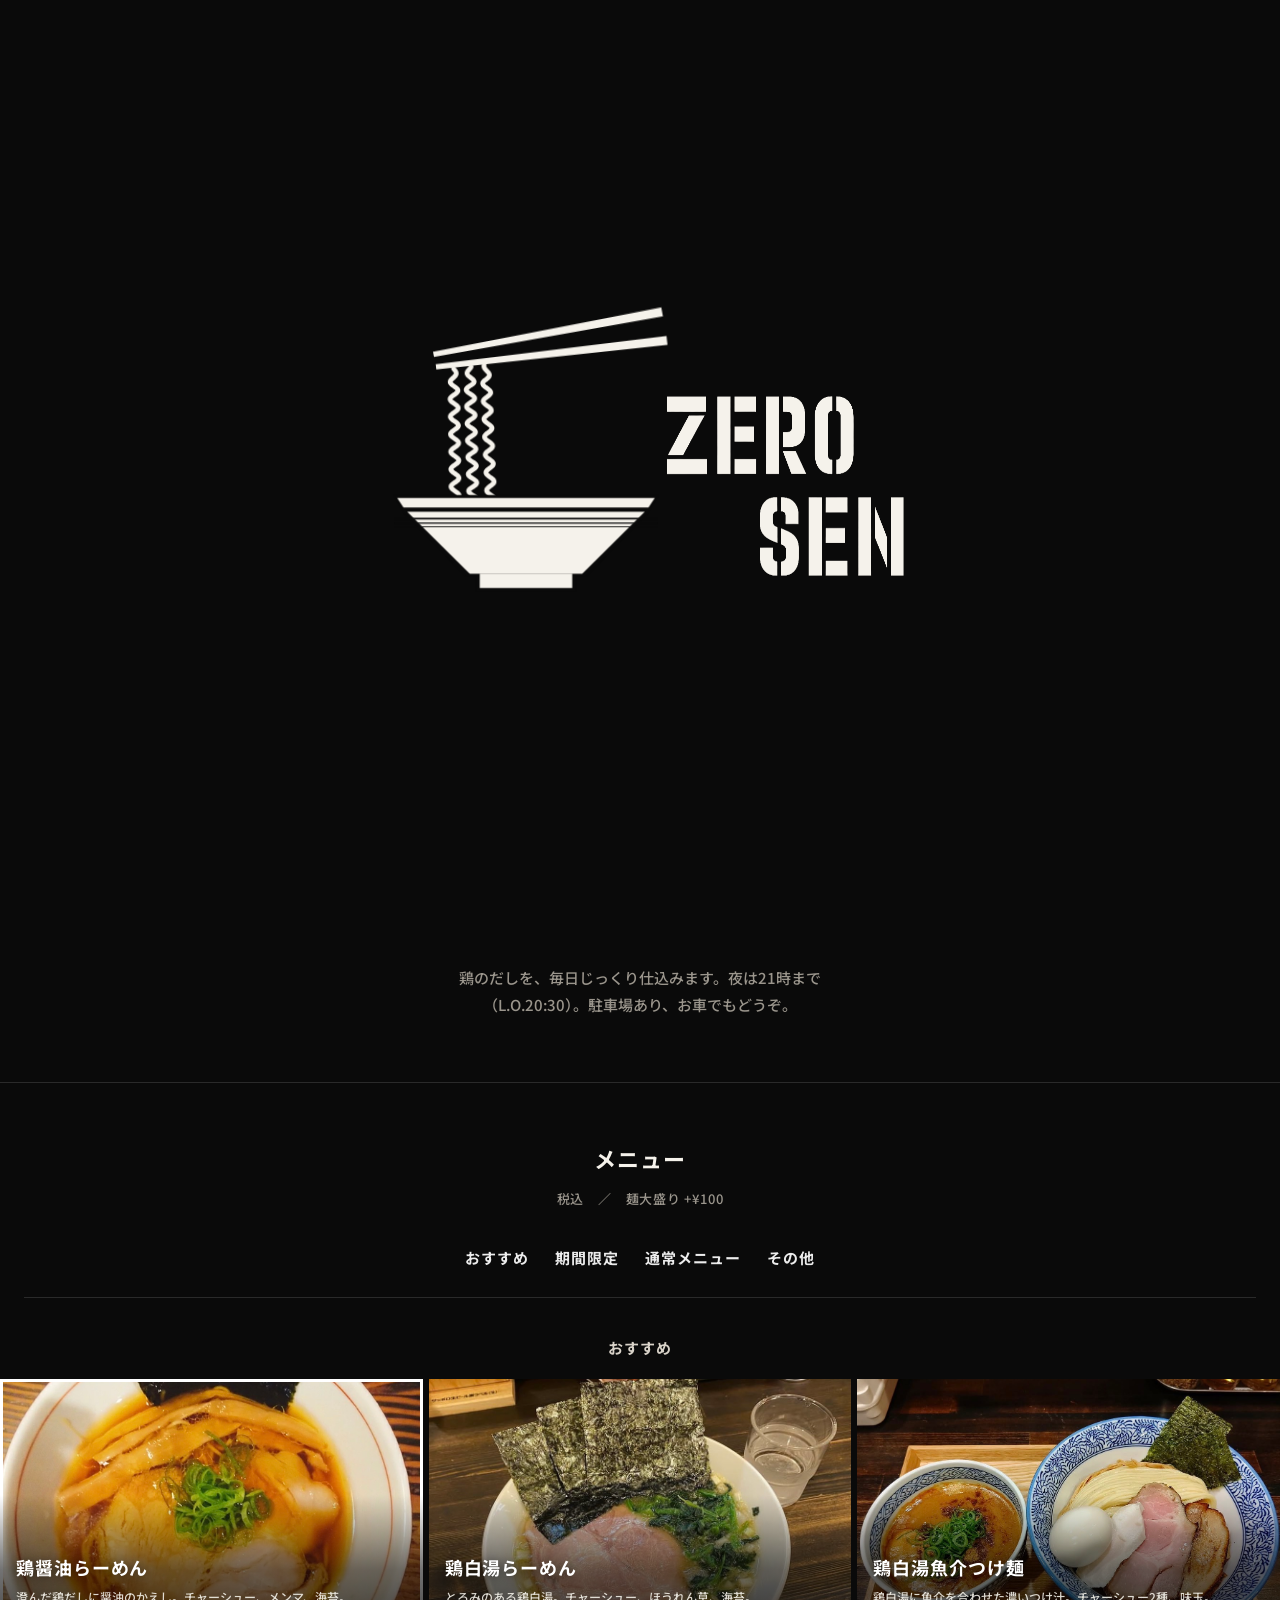
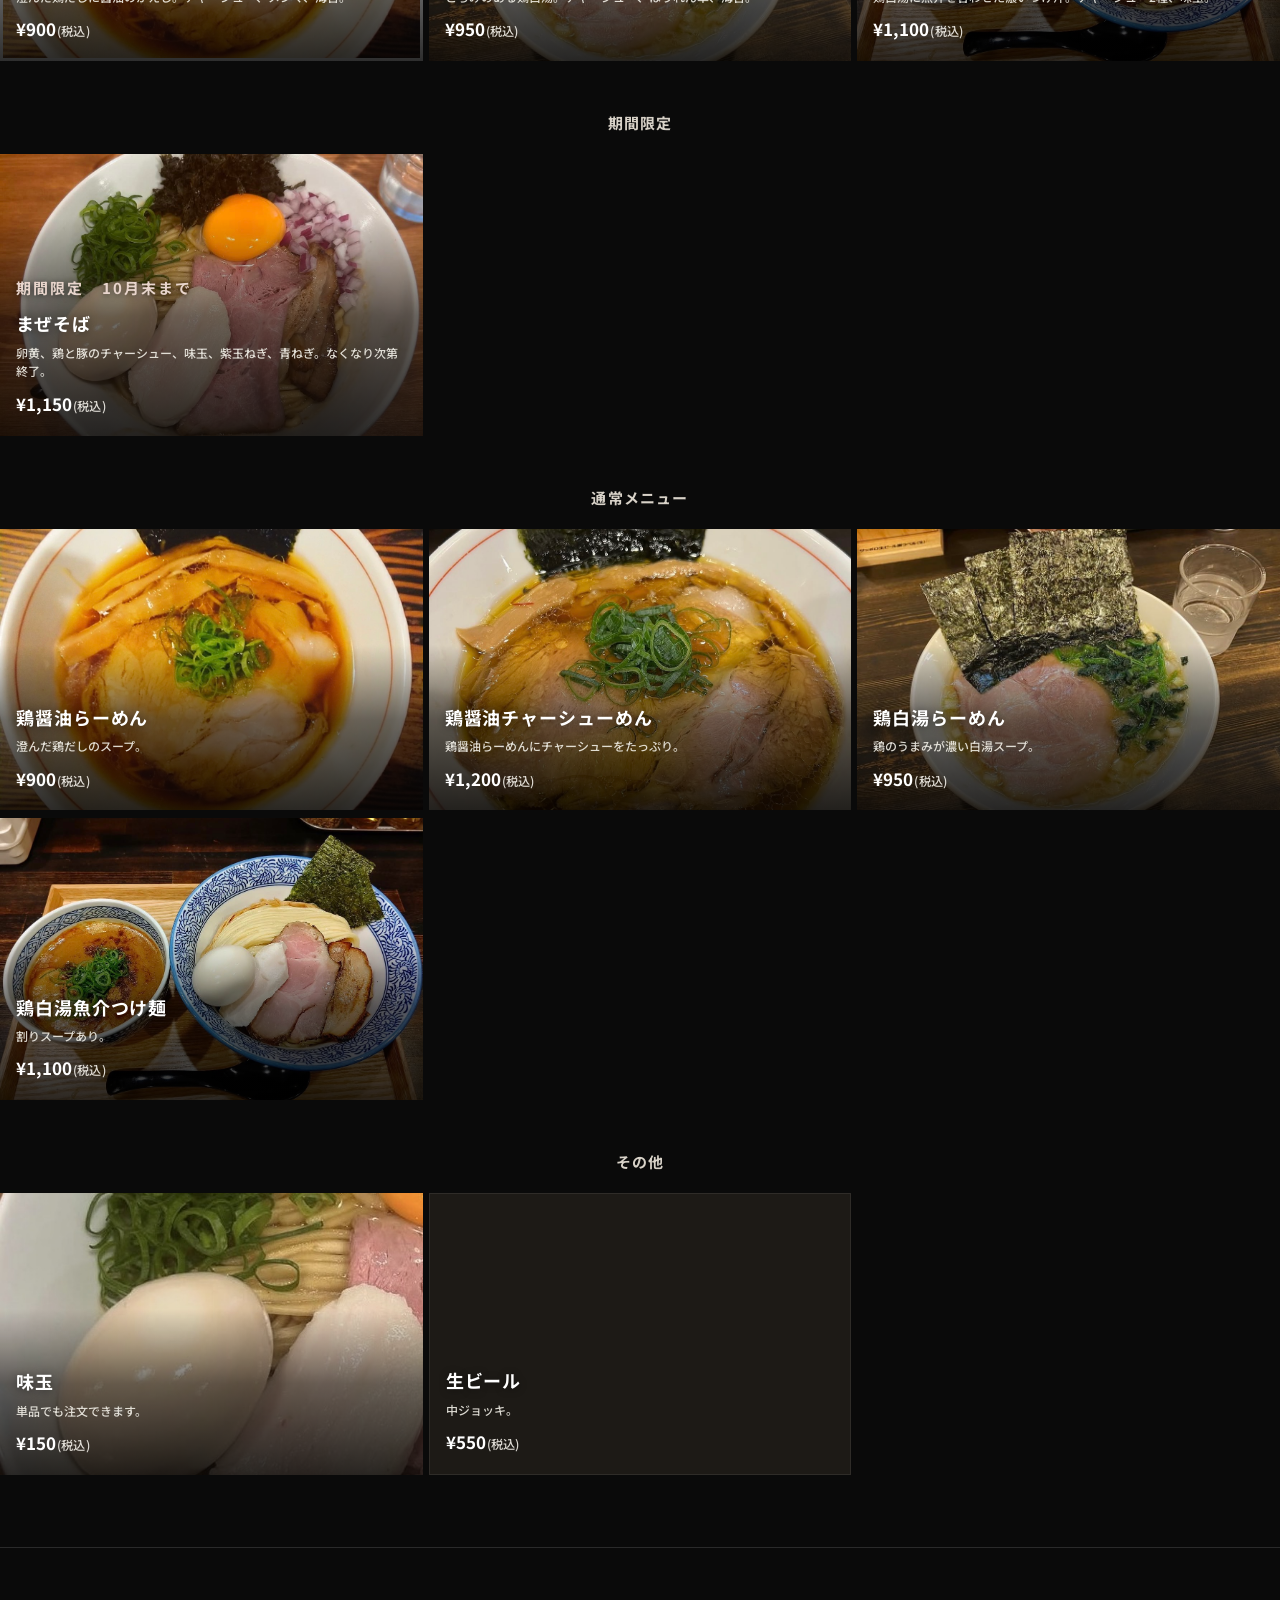
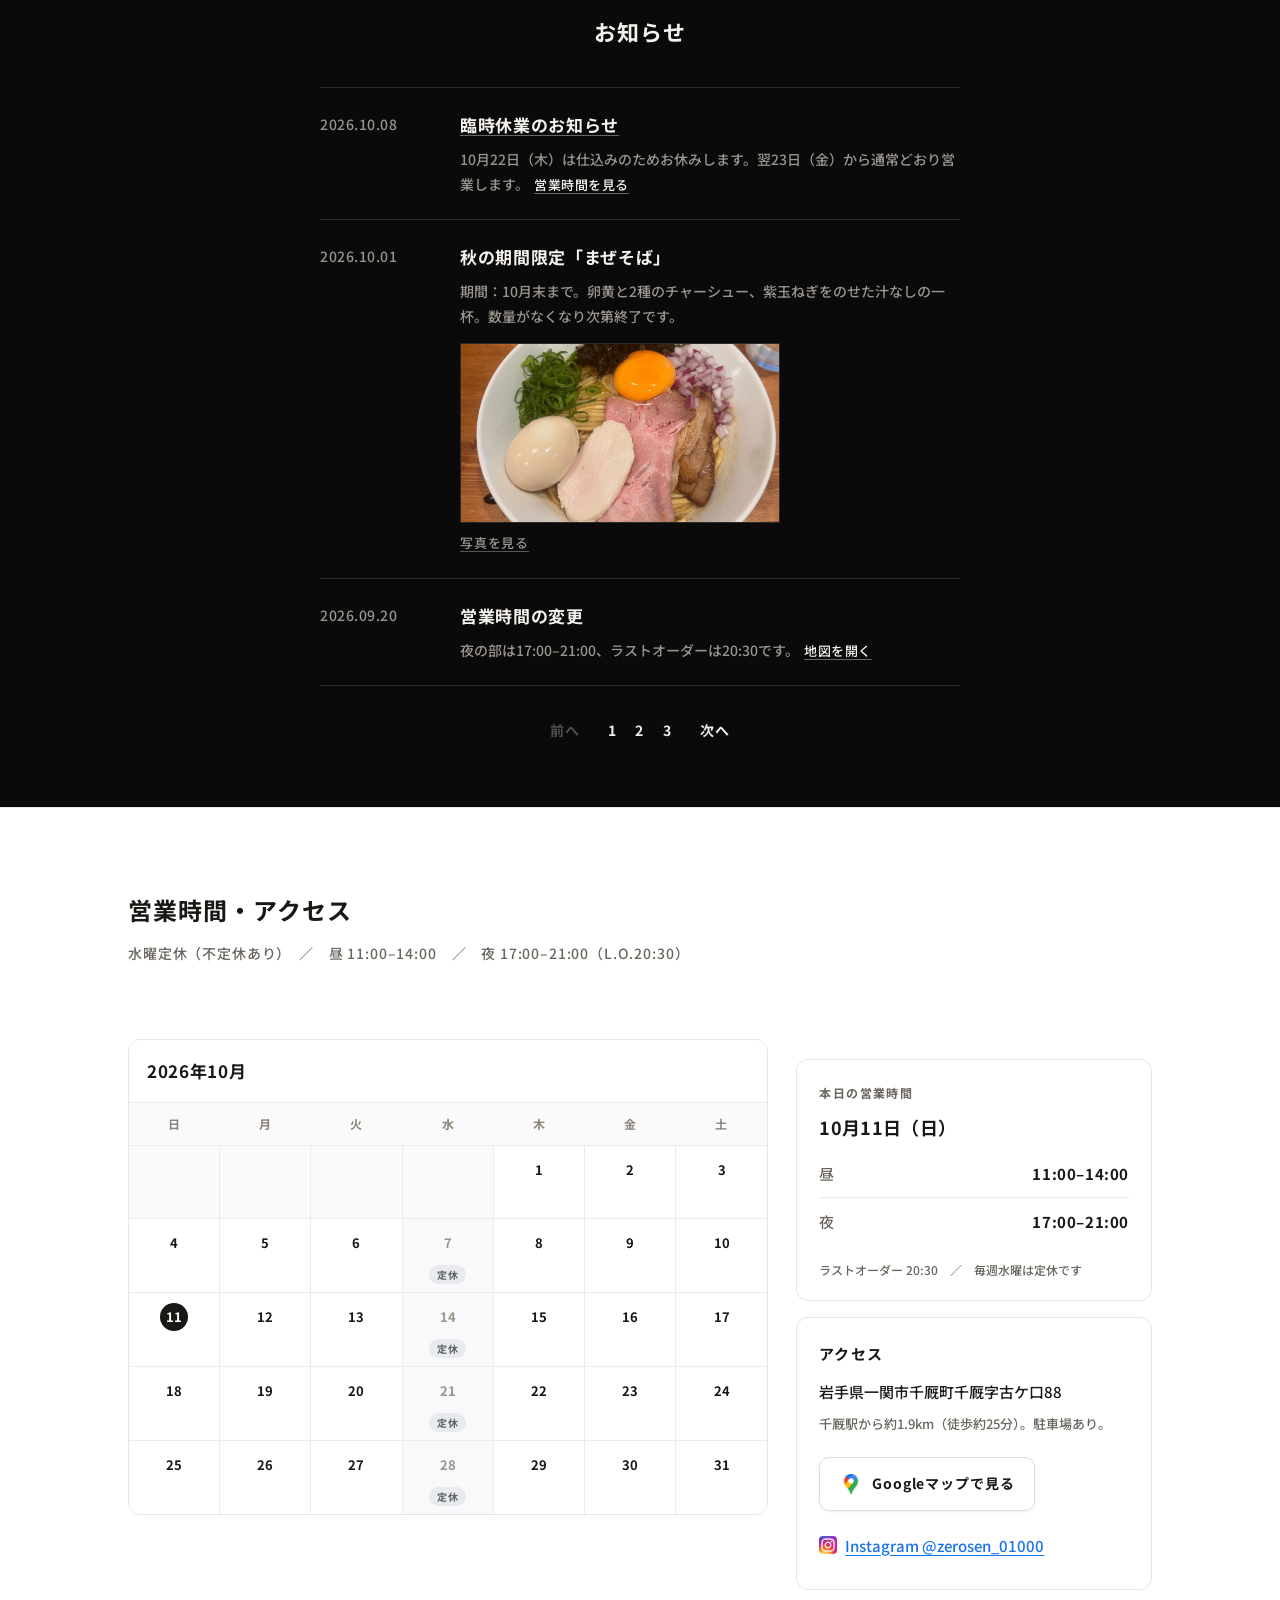
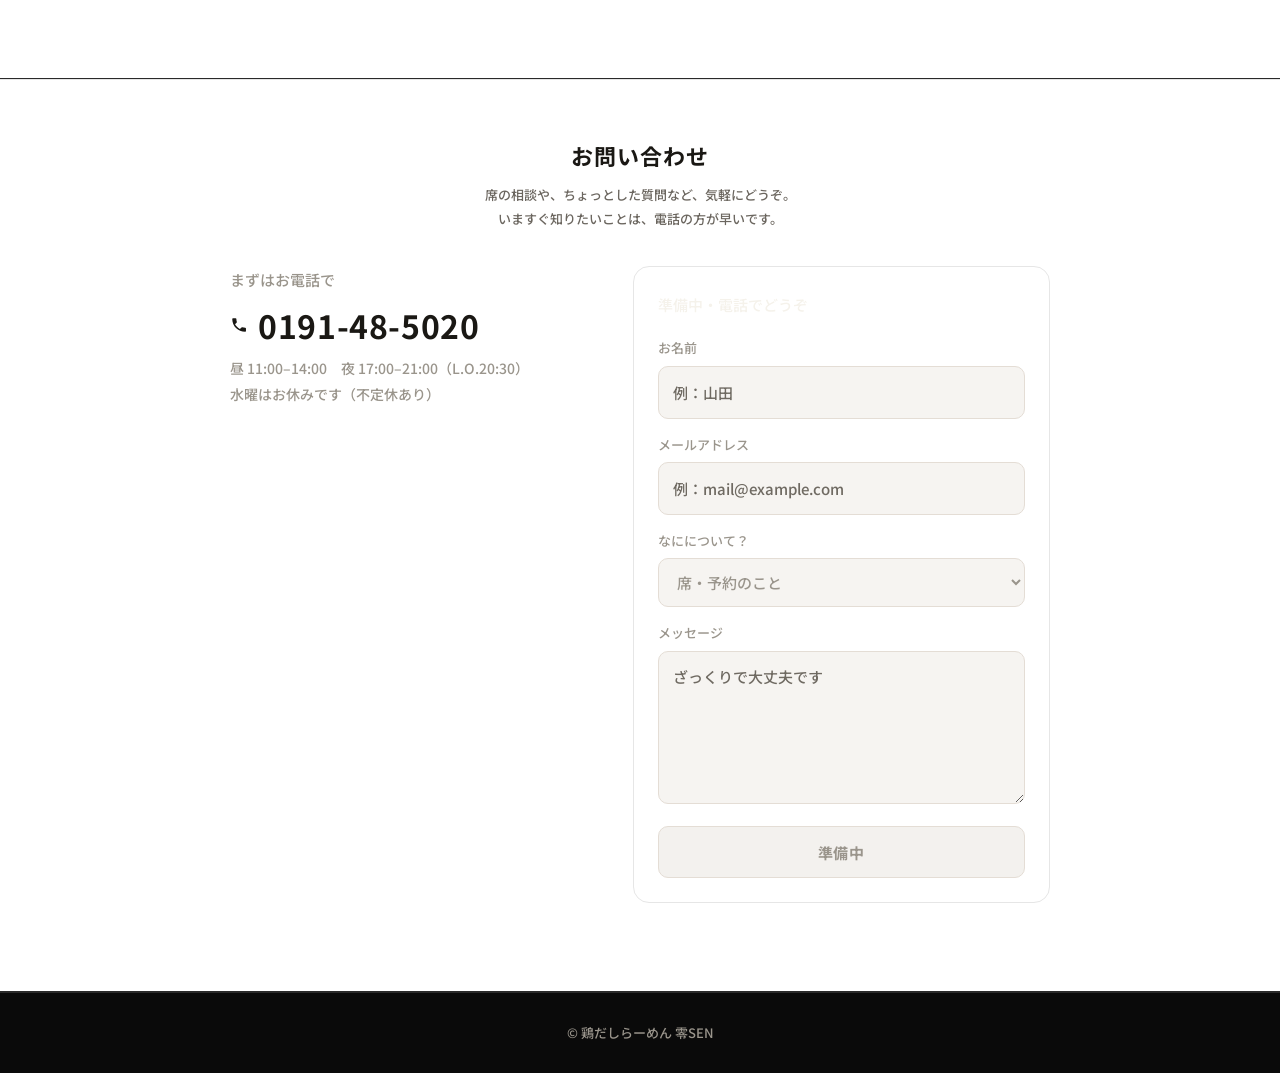
<file: index.html>
<!doctype html>
<html lang="ja" class="zs-loading">
<head>
<meta charset="utf-8">
<meta name="viewport" content="width=device-width, initial-scale=1">
<title>鶏だしらーめん 零SEN（ゼロセン）｜一関・千厩</title>
<link rel="stylesheet" href="styles.css">
<link rel="stylesheet" href="loading.css">
</head>
<body>
<div class="zs-loader" id="zs-loader" role="status" aria-label="読み込み中">
  <div class="zs-lockup">
    <svg class="zs-mark" viewBox="0 -12 480 470" aria-hidden="true">
      <defs><clipPath id="zs-clip"><rect x="-60" y="-120" width="600" height="440"/></clipPath></defs>
      <!-- noodles (clipped at the rim, hidden inside the bowl) -->
      <g clip-path="url(#zs-clip)">
        <g class="lift"><g class="stretch"><g class="sway" transform="translate(0 -5)">
          <path class="noodle" d="M124.0,93.0 L125.1,94.5 L126.3,96.0 L127.2,97.5 L127.9,99.0 L128.1,100.5 L127.9,102.0 L127.2,103.5 L126.0,105.0 L124.5,106.5 L122.8,108.0 L121.1,109.5 L119.6,111.0 L118.5,112.5 L118.0,114.0 L118.2,115.5 L119.0,117.0 L120.4,118.5 L122.4,120.0 L124.6,121.5 L126.6,123.0 L128.4,124.5 L129.7,126.0 L130.2,127.5 L130.1,129.0 L129.3,130.5 L127.8,132.0 L125.9,133.5 L123.7,135.0 L121.6,136.5 L119.6,138.0 L118.2,139.5 L117.3,141.0 L117.2,142.5 L117.8,144.0 L119.0,145.5 L120.8,147.0 L122.9,148.5 L125.0,150.0 L127.0,151.5 L128.6,153.0 L129.7,154.5 L130.0,156.0 L129.6,157.5 L128.6,159.0 L126.9,160.5 L124.9,162.0 L122.7,163.5 L120.6,165.0 L118.8,166.5 L117.5,168.0 L116.9,169.5 L117.0,171.0 L117.8,172.5 L119.3,174.0 L121.1,175.5 L123.3,177.0 L125.4,178.5 L127.3,180.0 L128.7,181.5 L129.5,183.0 L129.6,184.5 L129.0,186.0 L127.7,187.5 L125.9,189.0 L123.8,190.5 L121.6,192.0 L119.6,193.5 L118.0,195.0 L116.9,196.5 L116.5,198.0 L116.8,199.5 L117.9,201.0 L119.5,202.5 L121.5,204.0 L123.6,205.5 L125.7,207.0 L127.5,208.5 L128.7,210.0 L129.3,211.5 L129.1,213.0 L128.3,214.5 L126.8,216.0 L124.9,217.5 L122.7,219.0 L120.5,220.5 L118.6,222.0 L117.1,223.5 L116.3,225.0 L116.1,226.5 L116.7,228.0 L118.0,229.5 L119.7,231.0 L121.8,232.5 L123.9,234.0 L125.9,235.5 L127.5,237.0 L128.6,238.5 L128.9,240.0 L128.5,241.5 L127.4,243.0 L125.8,244.5 L123.7,246.0 L121.6,247.5 L119.4,249.0 L117.6,250.5 L116.4,252.0 L115.7,253.5 L115.8,255.0 L116.6,256.5 L118.1,258.0 L119.9,259.5 L122.1,261.0 L124.2,262.5 L126.1,264.0 L127.5,265.5 L128.3,267.0 L128.4,268.5 L127.8,270.0 L126.5,271.5 L124.7,273.0 L122.6,274.5 L120.4,276.0 L118.3,277.5 L116.7,279.0 L115.6,280.5 L115.2,282.0 L115.6,283.5 L116.6,285.0 L118.2,286.5 L120.2,288.0 L122.3,289.5 L124.4,291.0 L126.1,292.5 L127.4,294.0 L127.9,295.5 L127.8,297.0 L126.9,298.5 L125.5,300.0 L123.5,301.5 L121.4,303.0 L119.2,304.5 L117.2,306.0 L115.8,307.5 L114.9,309.0 L114.8,310.5 L115.3,312.0 L116.6,313.5 L118.3,315.0 L120.4,316.5 L122.5,318.0 L124.5,319.5 L126.1,321.0 L127.1,322.5 L127.5,324.0 L127.1,325.5 L126.0,327.0 L124.4,328.5 L122.3,330.0 L120.1,331.5 L118.0,333.0 L116.2,334.5 L114.9,336.0 L114.3,337.5 L114.4,339.0 L115.2,340.5 L116.6,342.0 L118.5,343.5 L120.6,345.0 L122.7,346.5 L124.6,348.0 L126.0,349.5 L126.8,351.0 L126.9,352.5 L126.3,354.0 L125.0,355.5 L123.2,357.0 L121.1,358.5 L118.9,360.0 L116.8,361.5 L115.2,363.0 L114.1,364.5 L113.7,366.0 L114.0,367.5 L115.0,369.0 L116.6,370.5 L118.6,372.0 L120.8,373.5 L122.8,375.0 L124.6,376.5 L125.8,378.0 L126.4,379.5 L126.2,381.0 L125.4,382.5 L123.9,384.0 L121.9,385.5 L119.8,387.0 L117.6,388.5 L115.7,390.0 L114.2,391.5 L113.3,393.0 L113.2,394.5 L113.7,396.0 L115.0,397.5 L116.7,399.0 L118.8,400.5 L120.9,402.0 L122.9,403.5 L124.5,405.0 L125.5,406.5 L125.8,408.0 L125.4,409.5 L124.4,411.0 L122.7,412.5 L120.7,414.0 L118.5,415.5 L116.3,417.0 L114.5,418.5 L113.2,420.0 L112.6,421.5 L112.7,423.0 L113.5,424.5 L114.9,426.0 L116.8,427.5 L118.9,429.0 L121.0,430.5 L122.9,432.0 L124.3,433.5 L125.1,435.0 L125.2,436.5 L124.6,438.0 L123.3,439.5 L121.5,441.0 L119.3,442.5 L117.1,444.0 L115.1,445.5 L113.4,447.0 L112.3,448.5 L111.9,450.0 L112.3,451.5 L113.3,453.0 L114.9,454.5 L116.9,456.0 L119.0,457.5 L121.1,459.0 L122.8,460.5 L124.0,462.0 L124.6,463.5 L124.4,465.0 L123.6,466.5 L122.1,468.0 L120.2,469.5"/>
          <path class="noodle" d="M152.3,90.0 L151.4,91.5 L150.2,93.0 L148.8,94.5 L147.5,96.0 L146.3,97.5 L145.5,99.0 L145.3,100.5 L145.6,102.0 L146.5,103.5 L147.9,105.0 L149.8,106.5 L151.7,108.0 L153.6,109.5 L155.2,111.0 L156.2,112.5 L156.5,114.0 L156.0,115.5 L154.6,117.0 L152.6,118.5 L150.3,120.0 L148.0,121.5 L145.9,123.0 L144.3,124.5 L143.4,126.0 L143.3,127.5 L144.0,129.0 L145.4,130.5 L147.4,132.0 L149.7,133.5 L152.0,135.0 L154.1,136.5 L155.7,138.0 L156.6,139.5 L156.7,141.0 L156.0,142.5 L154.6,144.0 L152.6,145.5 L150.3,147.0 L148.0,148.5 L145.9,150.0 L144.3,151.5 L143.4,153.0 L143.3,154.5 L144.0,156.0 L145.4,157.5 L147.4,159.0 L149.7,160.5 L152.0,162.0 L154.1,163.5 L155.7,165.0 L156.6,166.5 L156.7,168.0 L156.0,169.5 L154.6,171.0 L152.6,172.5 L150.3,174.0 L148.0,175.5 L145.9,177.0 L144.3,178.5 L143.4,180.0 L143.3,181.5 L144.0,183.0 L145.4,184.5 L147.4,186.0 L149.7,187.5 L152.0,189.0 L154.1,190.5 L155.7,192.0 L156.6,193.5 L156.7,195.0 L156.0,196.5 L154.6,198.0 L152.6,199.5 L150.3,201.0 L148.0,202.5 L145.9,204.0 L144.3,205.5 L143.4,207.0 L143.3,208.5 L144.0,210.0 L145.4,211.5 L147.4,213.0 L149.7,214.5 L152.0,216.0 L154.1,217.5 L155.7,219.0 L156.6,220.5 L156.7,222.0 L156.0,223.5 L154.6,225.0 L152.6,226.5 L150.3,228.0 L148.0,229.5 L145.9,231.0 L144.3,232.5 L143.4,234.0 L143.3,235.5 L144.0,237.0 L145.4,238.5 L147.4,240.0 L149.7,241.5 L152.0,243.0 L154.1,244.5 L155.7,246.0 L156.6,247.5 L156.7,249.0 L156.0,250.5 L154.6,252.0 L152.6,253.5 L150.3,255.0 L148.0,256.5 L145.9,258.0 L144.3,259.5 L143.4,261.0 L143.3,262.5 L144.0,264.0 L145.4,265.5 L147.4,267.0 L149.7,268.5 L152.0,270.0 L154.1,271.5 L155.7,273.0 L156.6,274.5 L156.7,276.0 L156.0,277.5 L154.6,279.0 L152.6,280.5 L150.3,282.0 L148.0,283.5 L145.9,285.0 L144.3,286.5 L143.4,288.0 L143.3,289.5 L144.0,291.0 L145.4,292.5 L147.4,294.0 L149.7,295.5 L152.0,297.0 L154.1,298.5 L155.7,300.0 L156.6,301.5 L156.7,303.0 L156.0,304.5 L154.6,306.0 L152.6,307.5 L150.3,309.0 L148.0,310.5 L145.9,312.0 L144.3,313.5 L143.4,315.0 L143.3,316.5 L144.0,318.0 L145.4,319.5 L147.4,321.0 L149.7,322.5 L152.0,324.0 L154.1,325.5 L155.7,327.0 L156.6,328.5 L156.7,330.0 L156.0,331.5 L154.6,333.0 L152.6,334.5 L150.3,336.0 L148.0,337.5 L145.9,339.0 L144.3,340.5 L143.4,342.0 L143.3,343.5 L144.0,345.0 L145.4,346.5 L147.4,348.0 L149.7,349.5 L152.0,351.0 L154.1,352.5 L155.7,354.0 L156.6,355.5 L156.7,357.0 L156.0,358.5 L154.6,360.0 L152.6,361.5 L150.3,363.0 L148.0,364.5 L145.9,366.0 L144.3,367.5 L143.4,369.0 L143.3,370.5 L144.0,372.0 L145.4,373.5 L147.4,375.0 L149.7,376.5 L152.0,378.0 L154.1,379.5 L155.7,381.0 L156.6,382.5 L156.7,384.0 L156.0,385.5 L154.6,387.0 L152.6,388.5 L150.3,390.0 L148.0,391.5 L145.9,393.0 L144.3,394.5 L143.4,396.0 L143.3,397.5 L144.0,399.0 L145.4,400.5 L147.4,402.0 L149.7,403.5 L152.0,405.0 L154.1,406.5 L155.7,408.0 L156.6,409.5 L156.7,411.0 L156.0,412.5 L154.6,414.0 L152.6,415.5 L150.3,417.0 L148.0,418.5 L145.9,420.0 L144.3,421.5 L143.4,423.0 L143.3,424.5 L144.0,426.0 L145.4,427.5 L147.4,429.0 L149.7,430.5 L152.0,432.0 L154.1,433.5 L155.7,435.0 L156.6,436.5 L156.7,438.0 L156.0,439.5 L154.6,441.0 L152.6,442.5 L150.3,444.0 L148.0,445.5 L145.9,447.0 L144.3,448.5 L143.4,450.0 L143.3,451.5 L144.0,453.0 L145.4,454.5 L147.4,456.0 L149.7,457.5 L152.0,459.0 L154.1,460.5 L155.7,462.0 L156.6,463.5 L156.7,465.0 L156.0,466.5 L154.6,468.0 L152.6,469.5"/>
          <path class="noodle" d="M173.0,87.0 L172.7,88.5 L172.7,90.0 L173.1,91.5 L174.0,93.0 L175.1,94.5 L176.5,96.0 L177.9,97.5 L179.2,99.0 L180.3,100.5 L181.0,102.0 L181.1,103.5 L180.7,105.0 L179.8,106.5 L178.3,108.0 L176.5,109.5 L174.5,111.0 L172.6,112.5 L171.1,114.0 L170.2,115.5 L169.9,117.0 L170.3,118.5 L171.3,120.0 L172.9,121.5 L174.8,123.0 L176.9,124.5 L178.9,126.0 L180.6,127.5 L181.9,129.0 L182.5,130.5 L182.5,132.0 L181.8,133.5 L180.5,135.0 L178.8,136.5 L176.8,138.0 L174.7,139.5 L172.8,141.0 L171.4,142.5 L170.4,144.0 L170.1,145.5 L170.5,147.0 L171.6,148.5 L173.1,150.0 L175.1,151.5 L177.1,153.0 L179.2,154.5 L180.9,156.0 L182.2,157.5 L182.8,159.0 L182.8,160.5 L182.1,162.0 L180.8,163.5 L179.1,165.0 L177.1,166.5 L175.0,168.0 L173.2,169.5 L171.7,171.0 L170.7,172.5 L170.5,174.0 L170.9,175.5 L171.9,177.0 L173.5,178.5 L175.4,180.0 L177.5,181.5 L179.5,183.0 L181.2,184.5 L182.5,186.0 L183.2,187.5 L183.1,189.0 L182.4,190.5 L181.2,192.0 L179.4,193.5 L177.4,195.0 L175.4,196.5 L173.5,198.0 L172.0,199.5 L171.1,201.0 L170.8,202.5 L171.2,204.0 L172.3,205.5 L173.8,207.0 L175.8,208.5 L177.9,210.0 L179.9,211.5 L181.6,213.0 L182.9,214.5 L183.5,216.0 L183.5,217.5 L182.8,219.0 L181.6,220.5 L179.8,222.0 L177.8,223.5 L175.8,225.0 L173.9,226.5 L172.4,228.0 L171.5,229.5 L171.2,231.0 L171.6,232.5 L172.7,234.0 L174.2,235.5 L176.2,237.0 L178.3,238.5 L180.3,240.0 L182.0,241.5 L183.3,243.0 L184.0,244.5 L183.9,246.0 L183.3,247.5 L182.0,249.0 L180.2,250.5 L178.3,252.0 L176.2,253.5 L174.4,255.0 L172.9,256.5 L171.9,258.0 L171.7,259.5 L172.1,261.0 L173.1,262.5 L174.7,264.0 L176.6,265.5 L178.7,267.0 L180.7,268.5 L182.5,270.0 L183.8,271.5 L184.4,273.0 L184.4,274.5 L183.7,276.0 L182.4,277.5 L180.7,279.0 L178.7,280.5 L176.7,282.0 L174.8,283.5 L173.3,285.0 L172.4,286.5 L172.1,288.0 L172.5,289.5 L173.6,291.0 L175.2,292.5 L177.1,294.0 L179.2,295.5 L181.2,297.0 L183.0,298.5 L184.2,300.0 L184.9,301.5 L184.9,303.0 L184.2,304.5 L182.9,306.0 L181.2,307.5 L179.2,309.0 L177.2,310.5 L175.3,312.0 L173.8,313.5 L172.9,315.0 L172.6,316.5 L173.0,318.0 L174.1,319.5 L175.7,321.0 L177.6,322.5 L179.7,324.0 L181.7,325.5 L183.5,327.0 L184.7,328.5 L185.4,330.0 L185.4,331.5 L184.7,333.0 L183.4,334.5 L181.7,336.0 L179.7,337.5 L177.7,339.0 L175.8,340.5 L174.4,342.0 L173.4,343.5 L173.2,345.0 L173.6,346.5 L174.6,348.0 L176.2,349.5 L178.1,351.0 L180.2,352.5 L182.3,354.0 L184.0,355.5 L185.3,357.0 L185.9,358.5 L185.9,360.0 L185.2,361.5 L184.0,363.0 L182.2,364.5 L180.3,366.0 L178.2,367.5 L176.4,369.0 L174.9,370.5 L174.0,372.0 L173.7,373.5 L174.1,375.0 L175.2,376.5 L176.7,378.0 L178.7,379.5 L180.8,381.0 L182.8,382.5 L184.6,384.0 L185.8,385.5 L186.5,387.0 L186.5,388.5 L185.8,390.0 L184.5,391.5 L182.8,393.0 L180.8,394.5 L178.8,396.0 L176.9,397.5 L175.5,399.0 L174.5,400.5 L174.3,402.0 L174.7,403.5 L175.7,405.0 L177.3,406.5 L179.3,408.0 L181.4,409.5 L183.4,411.0 L185.1,412.5 L186.4,414.0 L187.1,415.5 L187.1,417.0 L186.4,418.5 L185.1,420.0 L183.4,421.5 L181.4,423.0 L179.4,424.5 L177.5,426.0 L176.0,427.5 L175.1,429.0 L174.9,430.5 L175.3,432.0 L176.3,433.5 L177.9,435.0 L179.8,436.5 L181.9,438.0 L184.0,439.5 L185.7,441.0 L187.0,442.5 L187.7,444.0 L187.7,445.5 L187.0,447.0 L185.7,448.5 L184.0,450.0 L182.0,451.5 L180.0,453.0 L178.1,454.5 L176.7,456.0 L175.7,457.5 L175.5,459.0 L175.9,460.5 L176.9,462.0 L178.5,463.5 L180.5,465.0 L182.6,466.5 L184.6,468.0 L186.3,469.5"/>
        </g></g></g>
      </g>
      <!-- chopsticks -->
      <g class="lift">
        <g class="stick-top"><polygon class="ink" transform="translate(92 70) rotate(-10.5)" points="0,-4.2 372,-7.2 372,7.2 0,4.2"/></g>
        <polygon class="ink" transform="translate(96 90) rotate(-6.5)" points="0,-4.2 372,-7.2 372,7.2 0,4.2"/>
      </g>
      <!-- broth drops -->
      <circle class="drop" cx="139" cy="281" r="2.6"/>
      <circle class="drop d2" cx="163" cy="284" r="2.2"/>
      <!-- bowl -->
      <g class="bowl">
        <path class="bowl-back" d="M28,295 H452 L434,326 L336,425 L320,425 V449 H160 V425 L144,425 L46,326 Z"/>
        <polygon class="ink" points="34,300 446,300 436,315 44,315"/>
        <polygon class="ink" points="50,322 430,322 330,421 150,421"/>
        <line class="cut" x1="30" y1="333" x2="450" y2="333" stroke-width="3"/>
        <line class="cut" x1="30" y1="340" x2="450" y2="340" stroke-width="2"/>
        <line class="cut" x1="30" y1="346" x2="450" y2="346" stroke-width="1.4"/>
        <rect class="ink" x="166" y="421" width="148" height="23"/>
      </g>
    </svg>
    <img class="zs-word" src="img/loading-wordmark.png" alt="ZERO SEN" width="467" height="354">
  </div>
</div>

<header class="bar">
  <div class="wrap bar-inner">
    <a class="bar-logo" href="#"><img src="img/logo-header.png" alt="ZERO SEN"></a>
    <button type="button" class="nav-toggle" aria-expanded="false" aria-controls="site-nav" aria-label="メニューを開く">
      <svg class="nav-toggle-open" viewBox="0 0 24 24" width="24" height="24" aria-hidden="true"><path d="M4 7h16M4 12h16M4 17h16" fill="none" stroke="currentColor" stroke-width="1.8" stroke-linecap="round"/></svg>
      <svg class="nav-toggle-close" viewBox="0 0 24 24" width="24" height="24" aria-hidden="true"><path d="M6 6l12 12M18 6L6 18" fill="none" stroke="currentColor" stroke-width="1.8" stroke-linecap="round"/></svg>
    </button>
    <nav id="site-nav" aria-label="サイト内メニュー">
      <a href="#menu">メニュー</a>
      <a href="#news">お知らせ</a>
      <a href="#access">営業時間</a>
      <a href="#access">アクセス</a>
      <a href="#contact">お問い合わせ</a>
    </nav>
  </div>
</header>

<main>
  <section class="hero" aria-label="トップ">
    <img class="hero-photo" src="img/real-shoyu-2.jpg" alt="鶏醤油らーめん">
    <div class="hero-shade" aria-hidden="true"></div>
    <div class="wrap hero-inner">
      <div class="brand">
        <img class="logo-img" src="img/logo-brush.png" alt="鶏だしらーめん 零SEN">
      </div>
      <div class="hero-today">
        <p class="hero-today-label">本日の営業時間</p>
        <p class="hours"><span>昼 11:00–14:00</span><span class="hours-sep">／</span><span>夜 17:00–21:00（L.O.20:30）</span></p>
      </div>
    </div>
  </section>

  <section class="section lead-sec">
    <div class="wrap">
      <p class="lead">鶏のだしを、毎日じっくり仕込みます。夜は21時まで（L.O.20:30）。駐車場あり、お車でもどうぞ。</p>
    </div>
  </section>

        <section class="section" id="menu">
    <div class="wrap-wide">
      <h2>メニュー</h2>
      <p class="note">税込　／　麺大盛り +¥100</p>
      <nav class="menu-tabs" aria-label="メニューの分類">
        <a href="#menu-reco">おすすめ</a>
        <a href="#menu-limit">期間限定</a>
        <a href="#menu-normal">通常メニュー</a>
        <a href="#menu-other">その他</a>
      </nav>

      <div class="menu-block" id="menu-reco">
        <h3 class="menu-cat">おすすめ</h3>
        <ul class="menu-grid">
          <li>
            <a class="dish is-selected" href="#dish-modal" data-dish="shoyu" aria-current="true">
              <img src="img/real-shoyu.jpg" alt="鶏醤油らーめん">
              <div class="dish-body">
                <p class="menu-name">鶏醤油らーめん</p>
                <p class="menu-desc">澄んだ鶏だしに醤油のかえし。チャーシュー、メンマ、海苔。</p>
                <p class="menu-price">¥900<span class="price-tax">(税込)</span></p>
              </div>
            </a>
          </li>
          <li>
            <a class="dish" href="#dish-modal" data-dish="paitan">
              <img src="img/real-paitan.jpg" alt="鶏白湯らーめん">
              <div class="dish-body">
                <p class="menu-name">鶏白湯らーめん</p>
                <p class="menu-desc">とろみのある鶏白湯。チャーシュー、ほうれん草、海苔。</p>
                <p class="menu-price">¥950<span class="price-tax">(税込)</span></p>
              </div>
            </a>
          </li>
          <li>
            <a class="dish" href="#dish-modal" data-dish="tsukemen">
              <img src="img/real-tsukemen.jpg" alt="鶏白湯魚介つけ麺">
              <div class="dish-body">
                <p class="menu-name">鶏白湯魚介つけ麺</p>
                <p class="menu-desc">鶏白湯に魚介を合わせた濃いつけ汁。チャーシュー2種、味玉。</p>
                <p class="menu-price">¥1,100<span class="price-tax">(税込)</span></p>
              </div>
            </a>
          </li>
        </ul>
      </div>

      <div class="menu-block" id="menu-limit">
        <h3 class="menu-cat is-limit">期間限定</h3>
        <ul class="menu-grid">
          <li>
            <a class="dish" href="#dish-modal" data-dish="mazesoba">
              <img src="img/real-mazesoba.jpg" alt="まぜそば">
              <div class="dish-body">
                <p class="limit-line">期間限定　10月末まで</p>
                <p class="menu-name">まぜそば</p>
                <p class="menu-desc">卵黄、鶏と豚のチャーシュー、味玉、紫玉ねぎ、青ねぎ。なくなり次第終了。</p>
                <p class="menu-price">¥1,150<span class="price-tax">(税込)</span></p>
              </div>
            </a>
          </li>
        </ul>
      </div>

      <div class="menu-block" id="menu-normal">
        <h3 class="menu-cat">通常メニュー</h3>
        <ul class="menu-grid">
          <li>
            <a class="dish" href="#dish-modal" data-dish="shoyu">
              <img src="img/real-shoyu.jpg" alt="鶏醤油らーめん">
              <div class="dish-body">
                <p class="menu-name">鶏醤油らーめん</p>
                <p class="menu-desc">澄んだ鶏だしのスープ。</p>
                <p class="menu-price">¥900<span class="price-tax">(税込)</span></p>
              </div>
            </a>
          </li>
          <li>
            <a class="dish" href="#dish-modal" data-dish="chashu">
              <img src="img/real-shoyu-2.jpg" alt="鶏醤油チャーシューめん">
              <div class="dish-body">
                <p class="menu-name">鶏醤油チャーシューめん</p>
                <p class="menu-desc">鶏醤油らーめんにチャーシューをたっぷり。</p>
                <p class="menu-price">¥1,200<span class="price-tax">(税込)</span></p>
              </div>
            </a>
          </li>
          <li>
            <a class="dish" href="#dish-modal" data-dish="paitan">
              <img src="img/real-paitan.jpg" alt="鶏白湯らーめん">
              <div class="dish-body">
                <p class="menu-name">鶏白湯らーめん</p>
                <p class="menu-desc">鶏のうまみが濃い白湯スープ。</p>
                <p class="menu-price">¥950<span class="price-tax">(税込)</span></p>
              </div>
            </a>
          </li>
          <li>
            <a class="dish" href="#dish-modal" data-dish="tsukemen">
              <img src="img/real-tsukemen.jpg" alt="鶏白湯魚介つけ麺">
              <div class="dish-body">
                <p class="menu-name">鶏白湯魚介つけ麺</p>
                <p class="menu-desc">割りスープあり。</p>
                <p class="menu-price">¥1,100<span class="price-tax">(税込)</span></p>
              </div>
            </a>
          </li>
        </ul>
      </div>

      <div class="menu-block" id="menu-other">
        <h3 class="menu-cat">その他</h3>
        <ul class="menu-grid">
          <li>
            <a class="dish" href="#dish-modal" data-dish="ajitama">
              <img src="img/real-ajitama.jpg" alt="味玉">
              <div class="dish-body">
                <p class="menu-name">味玉</p>
                <p class="menu-desc">単品でも注文できます。</p>
                <p class="menu-price">¥150<span class="price-tax">(税込)</span></p>
              </div>
            </a>
          </li>
          <li>
            <a class="dish no-photo" href="#dish-modal" data-dish="beer">
              <div class="dish-body">
                <p class="menu-name">生ビール</p>
                <p class="menu-desc">中ジョッキ。</p>
                <p class="menu-price">¥550<span class="price-tax">(税込)</span></p>
              </div>
            </a>
          </li>
        </ul>
      </div>
</div>
  </section>


  <section class="section" id="news">
    <div class="wrap">
      <h2>お知らせ</h2>
            <ul class="news">
        <li>
          <time datetime="2026-10-08">2026.10.08</time>
          <div>
            <p class="news-title"><a href="#access">臨時休業のお知らせ</a></p>
            <p class="news-body">10月22日（木）は仕込みのためお休みします。翌23日（金）から通常どおり営業します。<a class="inline" href="#access">営業時間を見る</a></p>
          </div>
        </li>
        <li>
          <time datetime="2026-10-01">2026.10.01</time>
          <div>
            <p class="news-title">秋の期間限定「まぜそば」</p>
            <p class="news-body">期間：10月末まで。卵黄と2種のチャーシュー、紫玉ねぎをのせた汁なしの一杯。数量がなくなり次第終了です。</p>
            <a class="news-img" href="img/real-mazesoba.jpg">
              <img src="img/real-mazesoba.jpg" alt="期間限定のまぜそば">
              <span>写真を見る</span>
            </a>
          </div>
        </li>
        <li>
          <time datetime="2026-09-20">2026.09.20</time>
          <div>
            <p class="news-title">営業時間の変更</p>
            <p class="news-body">夜の部は17:00–21:00、ラストオーダーは20:30です。<a class="inline" href="https://www.google.com/maps/search/?api=1&amp;query=岩手県一関市千厩町千厩字古ケ口88" rel="noopener">地図を開く</a></p>
          </div>
        </li>
      </ul>
      <nav class="pager" aria-label="お知らせのページ">
        <a class="pager-btn is-disabled" href="#" aria-disabled="true">前へ</a>
        <ol class="pager-pages">
          <li><a class="is-current" href="#news" aria-current="page">1</a></li>
          <li><a href="#news?page=2">2</a></li>
          <li><a href="#news?page=3">3</a></li>
        </ol>
        <a class="pager-btn" href="#news?page=2">次へ</a>
      </nav>
    </div>
  </section>

  <section class="section section-light" id="access">
    <div class="wrap access">
      <header class="light-head">
        <h2>営業時間・アクセス</h2>
        <p class="light-lead">水曜定休（不定休あり）　／　昼 11:00–14:00　／　夜 17:00–21:00（L.O.20:30）</p>
      </header>
      <div class="access-grid">
        <div class="hours-block">
          <div class="gcal" aria-label="2026年10月の営業カレンダー">
            <div class="gcal-bar">
              <h3 class="gcal-title">2026年10月</h3>
            </div>
            <div class="gcal-dows" aria-hidden="true">
              <span>日</span><span>月</span><span>火</span><span>水</span><span>木</span><span>金</span><span>土</span>
            </div>
            <div class="gcal-grid">
              <div class="gweek"><div class="gday empty"></div><div class="gday empty"></div><div class="gday empty"></div><div class="gday empty"></div><div class="gday"><span class="num">1</span></div><div class="gday"><span class="num">2</span></div><div class="gday"><span class="num">3</span></div></div><div class="gweek"><div class="gday"><span class="num">4</span></div><div class="gday"><span class="num">5</span></div><div class="gday"><span class="num">6</span></div><div class="gday closed"><span class="num">7</span><span class="chip">定休</span></div><div class="gday"><span class="num">8</span></div><div class="gday"><span class="num">9</span></div><div class="gday"><span class="num">10</span></div></div><div class="gweek"><div class="gday is-today"><span class="num">11</span></div><div class="gday"><span class="num">12</span></div><div class="gday"><span class="num">13</span></div><div class="gday closed"><span class="num">14</span><span class="chip">定休</span></div><div class="gday"><span class="num">15</span></div><div class="gday"><span class="num">16</span></div><div class="gday"><span class="num">17</span></div></div><div class="gweek"><div class="gday"><span class="num">18</span></div><div class="gday"><span class="num">19</span></div><div class="gday"><span class="num">20</span></div><div class="gday closed"><span class="num">21</span><span class="chip">定休</span></div><div class="gday"><span class="num">22</span></div><div class="gday"><span class="num">23</span></div><div class="gday"><span class="num">24</span></div></div><div class="gweek"><div class="gday"><span class="num">25</span></div><div class="gday"><span class="num">26</span></div><div class="gday"><span class="num">27</span></div><div class="gday closed"><span class="num">28</span><span class="chip">定休</span></div><div class="gday"><span class="num">29</span></div><div class="gday"><span class="num">30</span></div><div class="gday"><span class="num">31</span></div></div>
            </div>
          </div>
        </div>
        <aside class="access-side">
          <div class="today-hours">
            <p class="today-label">本日の営業時間</p>
            <p class="today-date">10月11日（日）</p>
            <ul class="today-list">
              <li><span>昼</span><strong>11:00–14:00</strong></li>
              <li><span>夜</span><strong>17:00–21:00</strong></li>
            </ul>
            <p class="today-sub">ラストオーダー 20:30　／　毎週水曜は定休です</p>
          </div>
                    <div class="access-block">
            <h3>アクセス</h3>
            <p>岩手県一関市千厩町千厩字古ケ口88</p>
            <p class="sub">千厩駅から約1.9km（徒歩約25分）。駐車場あり。</p>
            <p><a class="maps-btn" href="https://www.google.com/maps/search/?api=1&query=%E9%B6%8F%E3%81%A0%E3%81%97%E3%82%89%E3%83%BC%E3%82%81%E3%82%93%20%E9%9B%B6SEN%20%E4%B8%80%E9%96%A2%E5%B8%82%E5%8D%83%E5%8E%A9%E7%94%BA%E5%8F%A4%E3%82%B1%E5%8F%A388" rel="noopener" target="_blank"><img class="brand-ico" src="img/brand/maps_96.png" alt="" width="20" height="20"><span>Googleマップで見る</span></a></p>
            <p class="ig-link"><a href="https://www.instagram.com/zerosen_01000" rel="noopener" target="_blank"><img class="brand-ico" src="img/brand/ig_icon.png" alt="" width="18" height="18"><span>Instagram @zerosen_01000</span></a></p>
          </div>
        </aside>
      </div>
    </div>
  </section>

    <section class="section section-light" id="contact">
    <div class="wrap">
      <h2>お問い合わせ</h2>
      <p class="note">席の相談や、ちょっとした質問など、気軽にどうぞ。<br>いますぐ知りたいことは、電話の方が早いです。</p>
      <div class="contact-grid">
        <div class="contact-side">
          <p class="contact-hello">まずはお電話で</p>
          <p class="contact-tel"><a href="tel:0191485020"><svg class="ico" viewBox="0 0 24 24" aria-hidden="true"><path fill="currentColor" d="M6.6 10.8c1.4 2.8 3.8 5.1 6.6 6.6l2.2-2.2c.3-.3.7-.4 1.1-.2 1.2.4 2.5.6 3.8.6.6 0 1 .4 1 1V20c0 .6-.4 1-1 1C10.6 21 3 13.4 3 4c0-.6.4-1 1-1h3.5c.6 0 1 .4 1 1 0 1.3.2 2.6.6 3.8.1.4 0 .8-.3 1.1l-2.2 2.2z"/></svg><span>0191-48-5020</span></a></p>
          <p class="contact-sub">昼 11:00–14:00　夜 17:00–21:00（L.O.20:30）<br>水曜はお休みです（不定休あり）</p>
        </div>
        <form class="contact-form is-preparing" action="#" method="post">
          <p class="form-lead" id="contact-preparing">準備中・電話でどうぞ</p>
          <fieldset disabled>
            <label>お名前<input type="text" name="name" placeholder="例：山田" disabled></label>
            <label>メールアドレス<input type="email" name="email" placeholder="例：mail@example.com" disabled></label>
            <label>なにについて？
              <select name="topic" disabled>
                <option>席・予約のこと</option>
                <option>メニューのこと</option>
                <option>取材・メディア</option>
                <option>そのほか</option>
              </select>
            </label>
            <label>メッセージ<textarea name="body" rows="5" placeholder="ざっくりで大丈夫です" disabled></textarea></label>
            <button type="submit" class="contact-submit" disabled>準備中</button>
          </fieldset>
        </form>
      </div>
    </div>
  </section>

</main>

<footer class="foot">
  <div class="wrap">© 鶏だしらーめん 零SEN</div>
</footer>

<!-- 商品詳細モーダル（見本：開いた状態） -->
<div class="dish-modal" id="dish-modal" role="dialog" aria-modal="true" aria-labelledby="dm-title">
  <div class="dm-backdrop" data-close></div>
  <article class="dm-card">
    <button type="button" class="dm-close" aria-label="閉じる" data-close>
      <svg viewBox="0 0 24 24" aria-hidden="true"><path d="M6 6l12 12M18 6L6 18" stroke="currentColor" stroke-width="2" stroke-linecap="round"/></svg>
    </button>
    <img class="dm-photo" src="img/real-shoyu.jpg" alt="鶏醤油らーめん">
      <div class="dm-body">
      <p class="dm-limit" hidden></p>
      <div class="dm-head">
        <h3 class="dm-title" id="dm-title">鶏醤油らーめん</h3>
        <p class="dm-price">¥900<span class="price-tax">(税込)</span></p>
      </div>
      <p class="dm-desc">チャーシュー、メンマ、海苔、青ねぎをのせた、いちばん人気の一杯。澄んだ鶏だしに醤油のかえしを合わせました。</p>

      <section class="dm-kodawari">
        <h4>店長のこだわり</h4>
        <p>スープは丸鶏と鶏ガラだけを、朝から弱火で5時間。<br>アクを丁寧にすくい、濁らせずに鶏のうまみだけを引き出しています。<br>かえしの醤油は前日に仕込み、一晩寝かせてから使います。</p>
      </section>

      <section class="dm-related">
        <h4>こちらもおすすめ</h4>
        <ul>
          <li><a href="#dish-modal" data-dish="paitan"><img src="img/real-paitan.jpg" alt="鶏白湯らーめん"><span class="r-name">鶏白湯らーめん</span><span class="r-price">¥950<span class="price-tax">(税込)</span></span></a></li>
          <li><a href="#dish-modal" data-dish="tsukemen"><img src="img/real-tsukemen.jpg" alt="鶏白湯魚介つけ麺"><span class="r-name">鶏白湯魚介つけ麺</span><span class="r-price">¥1,100<span class="price-tax">(税込)</span></span></a></li>
          <li><a href="#dish-modal" data-dish="mazesoba"><img src="img/real-mazesoba.jpg" alt="まぜそば"><span class="r-name">まぜそば（期間限定）</span><span class="r-price">¥1,150<span class="price-tax">(税込)</span></span></a></li>
        </ul>
      </section>
    </div>
  </article>
</div>
<script>
/* 各商品の詳細モーダル。カードの文言を使い、鶏醤油だけ既存の詳細文を足す */
(function(){
  var EXTRA={
    shoyu:{
      desc:'チャーシュー、メンマ、海苔、青ねぎをのせた、いちばん人気の一杯。澄んだ鶏だしに醤油のかえしを合わせました。',
      kodawari:'スープは丸鶏と鶏ガラだけを、朝から弱火で5時間。<br>アクを丁寧にすくい、濁らせずに鶏のうまみだけを引き出しています。<br>かえしの醤油は前日に仕込み、一晩寝かせてから使います。'
    }
  };
  function esc(s){
    return String(s).replace(/[&<>"']/g,function(c){
      return {'&':'&amp;','<':'&lt;','>':'&gt;','"':'&quot;',"'":'&#39;'}[c];
    });
  }
  function textPrice(el){
    var t='';
    for(var i=0;i<el.childNodes.length;i++){
      if(el.childNodes[i].nodeType===3) t+=el.childNodes[i].textContent;
    }
    return t.replace(/\s+/g,'').trim();
  }
  var order=[],dishes={};
  document.querySelectorAll('a.dish[data-dish]').forEach(function(a){
    var id=a.getAttribute('data-dish');
    if(dishes[id]) return;
    var img=a.querySelector('img');
    var limit=a.querySelector('.limit-line');
    var name=a.querySelector('.menu-name').textContent.trim();
    var extra=EXTRA[id]||{};
    dishes[id]={
      name:name,
      desc:extra.desc||a.querySelector('.menu-desc').textContent.trim(),
      price:textPrice(a.querySelector('.menu-price')),
      img:img?img.getAttribute('src'):'',
      kodawari:extra.kodawari||'',
      limit:limit?limit.textContent.trim():'',
      relatedName:limit?name+'（期間限定）':name
    };
    order.push(id);
  });
  var m=document.getElementById('dish-modal');
  var photo=m.querySelector('.dm-photo');
  var title=document.getElementById('dm-title');
  var price=m.querySelector('.dm-price');
  var desc=m.querySelector('.dm-desc');
  var limitEl=m.querySelector('.dm-limit');
  var kodawari=m.querySelector('.dm-kodawari');
  var kodawariP=kodawari.querySelector('p');
  var relatedUl=m.querySelector('.dm-related ul');
  var card=m.querySelector('.dm-card');
  function renderRelated(currentId){
    var ids=order.filter(function(id){return id!==currentId&&dishes[id].img}).slice(0,3);
    relatedUl.innerHTML=ids.map(function(id){
      var d=dishes[id];
      return '<li><a href="#dish-modal" data-dish="'+esc(id)+'">'
        +'<img src="'+esc(d.img)+'" alt="'+esc(d.name)+'">'
        +'<span class="r-name">'+esc(d.relatedName)+'</span>'
        +'<span class="r-price">'+esc(d.price)+'<span class="price-tax">(税込)</span></span>'
        +'</a></li>';
    }).join('');
  }
  function openDish(id,source){
    var d=dishes[id];
    if(!d) return;
    var fromCard=source&&source.classList.contains('dish');
    var imgEl=fromCard?source.querySelector('img'):null;
    var limitNode=fromCard?source.querySelector('.limit-line'):null;
    var showDesc=d.desc;
    var showPrice=d.price;
    var showImg=d.img;
    var showLimit=d.limit;
    if(fromCard&&!EXTRA[id]){
      showDesc=source.querySelector('.menu-desc').textContent.trim();
      showPrice=textPrice(source.querySelector('.menu-price'));
      showImg=imgEl?imgEl.getAttribute('src'):'';
      showLimit=limitNode?limitNode.textContent.trim():'';
    }
    title.textContent=d.name;
    price.innerHTML=esc(showPrice)+'<span class="price-tax">(税込)</span>';
    desc.textContent=showDesc;
    if(showLimit){limitEl.hidden=false;limitEl.textContent=showLimit}
    else{limitEl.hidden=true;limitEl.textContent=''}
    if(showImg){photo.classList.remove('is-hidden');photo.src=showImg;photo.alt=d.name}
    else{photo.classList.add('is-hidden');photo.removeAttribute('src');photo.alt=''}
    if(d.kodawari){kodawari.hidden=false;kodawariP.innerHTML=d.kodawari}
    else kodawari.hidden=true;
    renderRelated(id);
    document.querySelectorAll('a.dish[data-dish]').forEach(function(a){
      var on=a.getAttribute('data-dish')===id;
      a.classList.toggle('is-selected',on);
      a.removeAttribute('aria-current');
    });
    var current=(source&&source.classList.contains('dish'))?source:document.querySelector('a.dish[data-dish="'+id+'"]');
    if(current) current.setAttribute('aria-current','true');
    card.scrollTop=0;
    m.classList.add('is-open');
  }
  m.querySelectorAll('[data-close]').forEach(function(el){el.addEventListener('click',function(){m.classList.remove('is-open')})});
  document.addEventListener('keydown',function(e){if(e.key==='Escape')m.classList.remove('is-open')});
  document.addEventListener('click',function(e){
    var a=e.target.closest('a[data-dish]');
    if(!a||!dishes[a.getAttribute('data-dish')]) return;
    e.preventDefault();
    openDish(a.getAttribute('data-dish'),a);
  });
})();
</script>
<script>
/* 狭い画面のヘッダーメニュー。開閉は is-open / is-closing で 240ms */
(function(){
  var bar=document.querySelector('.bar');
  var btn=document.querySelector('.nav-toggle');
  var nav=document.getElementById('site-nav');
  if(!bar||!btn||!nav) return;
  var mq=window.matchMedia('(max-width: 720px)');
  var reduceMq=window.matchMedia('(prefers-reduced-motion: reduce)');
  var main=document.querySelector('main');
  var foot=document.querySelector('.foot');
  var generation=0;
  var closeTimer=0;
  var priming=false;
  function reduced(){ return reduceMq.matches; }
  function setOpen(open){
    if(!mq.matches) open=false;
    generation++;
    var gen=generation;
    if(closeTimer){ clearTimeout(closeTimer); closeTimer=0; }
    btn.setAttribute('aria-expanded', open ? 'true' : 'false');
    btn.setAttribute('aria-label', open ? 'メニューを閉じる' : 'メニューを開く');
    if(main) main.inert=open;
    if(foot) foot.inert=open;
    if(open){
      document.body.classList.add('nav-open');
      if(!bar.classList.contains('is-open')){
        bar.classList.add('is-open');
        if(!reduced()){
          priming=true;
          bar.classList.add('is-closing');
          requestAnimationFrame(function(){
            requestAnimationFrame(function(){
              if(gen!==generation) return;
              priming=false;
              bar.classList.remove('is-closing');
            });
          });
        }
      }else{
        priming=false;
        bar.classList.remove('is-closing');
      }
      return;
    }
    document.body.classList.remove('nav-open');
    if(!bar.classList.contains('is-open')) return;
    if(reduced() || !mq.matches || priming){
      priming=false;
      bar.classList.remove('is-open','is-closing');
      return;
    }
    bar.classList.add('is-closing');
    function done(e){
      if(e && (e.target!==nav || e.propertyName!=='opacity')) return;
      nav.removeEventListener('transitionend', done);
      if(closeTimer){ clearTimeout(closeTimer); closeTimer=0; }
      if(gen!==generation) return;
      bar.classList.remove('is-open','is-closing');
    }
    nav.addEventListener('transitionend', done);
    closeTimer=setTimeout(done, 320);
  }
  btn.addEventListener('click', function(){
    setOpen(btn.getAttribute('aria-expanded')!=='true');
  });
  nav.querySelectorAll('a').forEach(function(a){
    a.addEventListener('click', function(){
      setOpen(false);
      var id=a.getAttribute('href');
      if(!id || id.charAt(0)!=='#') return;
      var target=document.querySelector(id);
      if(!target) return;
      if(!target.hasAttribute('tabindex')) target.setAttribute('tabindex','-1');
      target.focus({preventScroll:true});
    });
  });
  document.addEventListener('keydown', function(e){
    if(e.key==='Escape' && bar.classList.contains('is-open')){
      setOpen(false);
      btn.focus();
    }
  });
  function onMq(){ if(!mq.matches) setOpen(false); }
  if(mq.addEventListener) mq.addEventListener('change', onMq);
  else if(mq.addListener) mq.addListener(onMq);
})();
</script>
<script src="loading.js"></script>
</body>
</html>
</file>
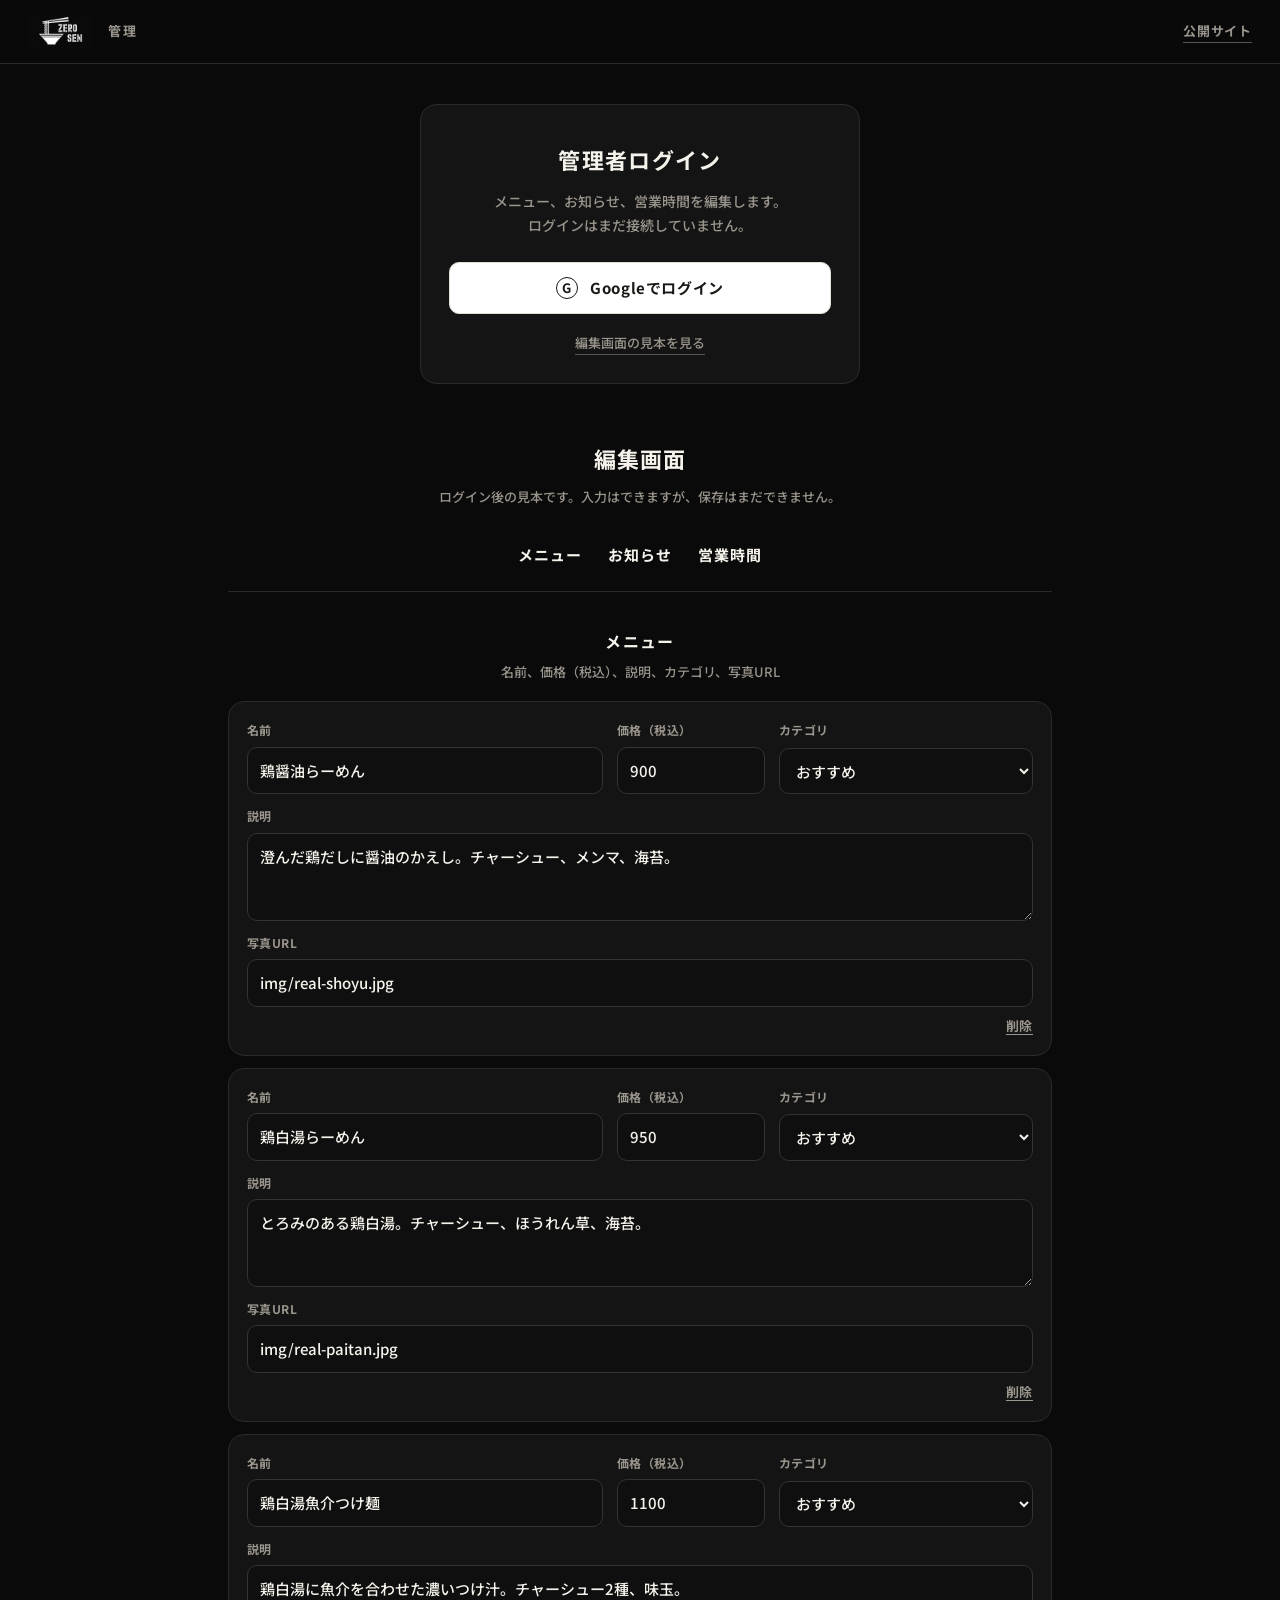
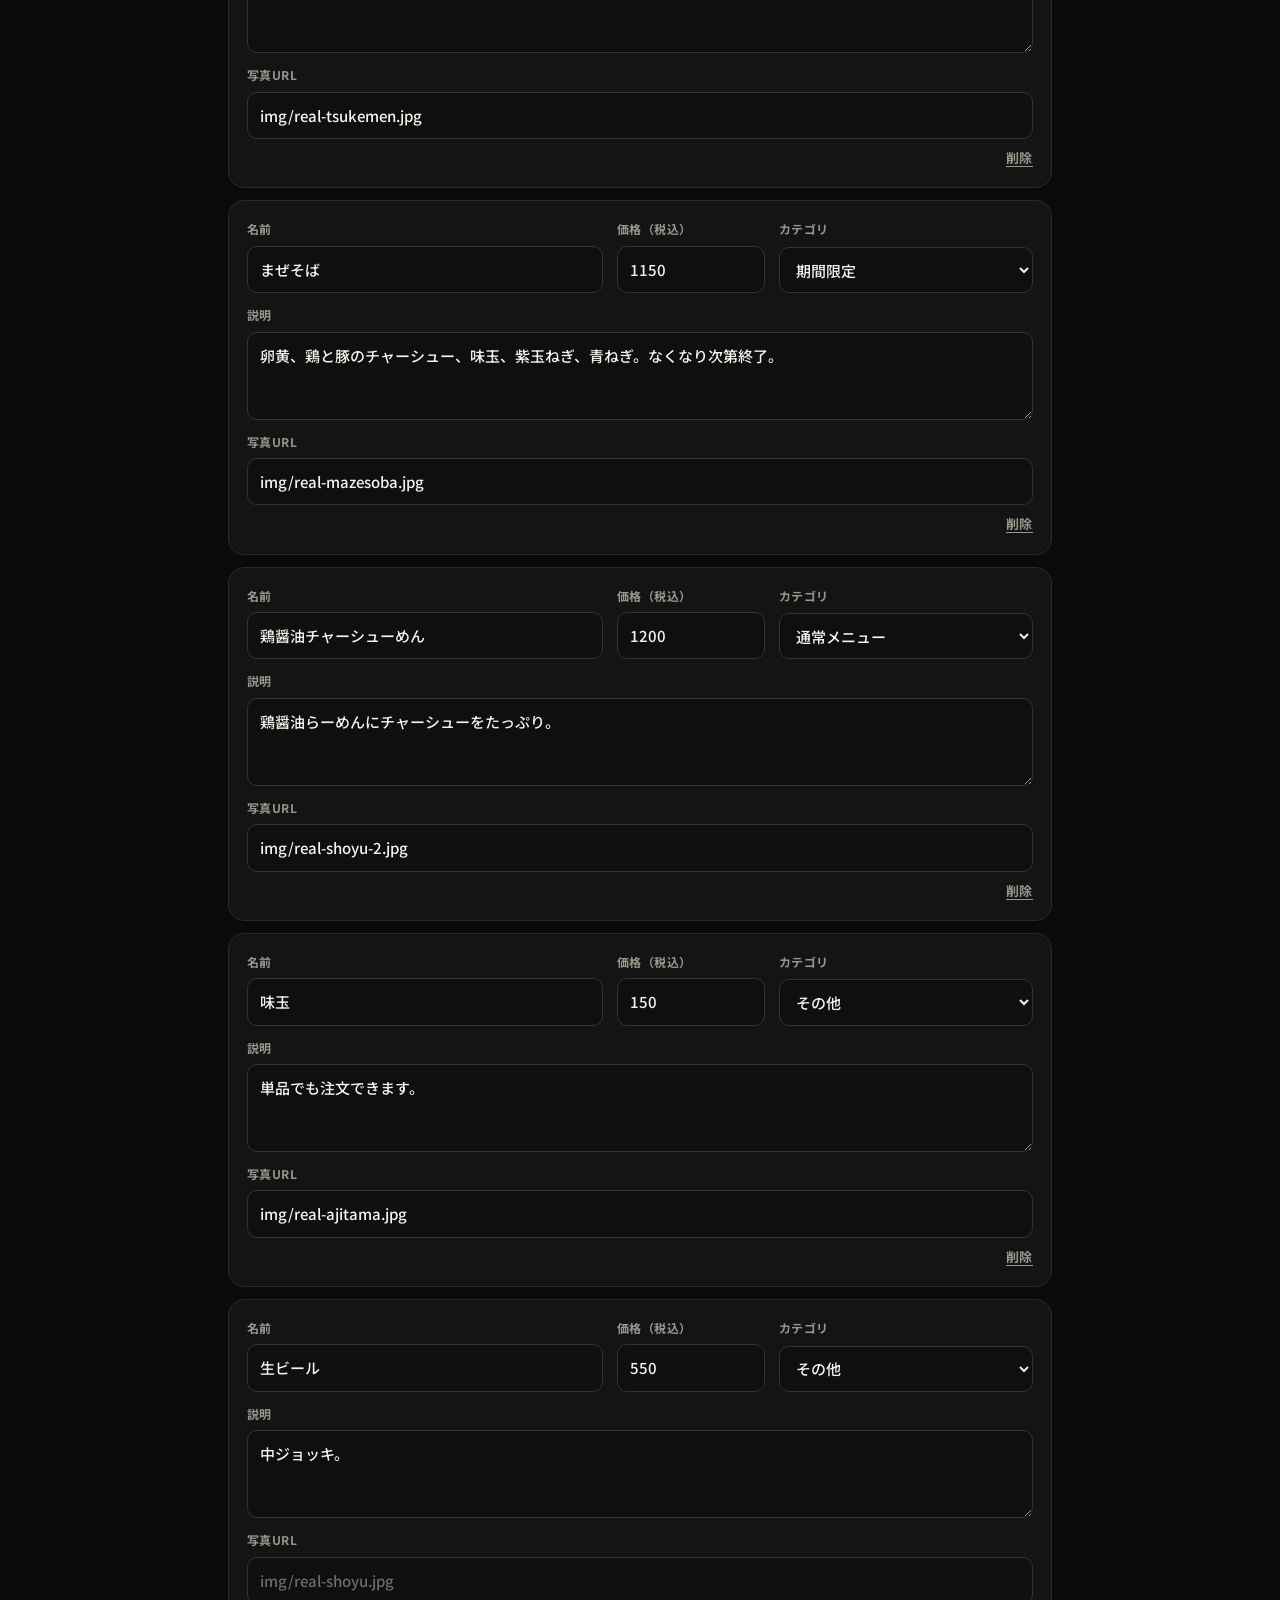
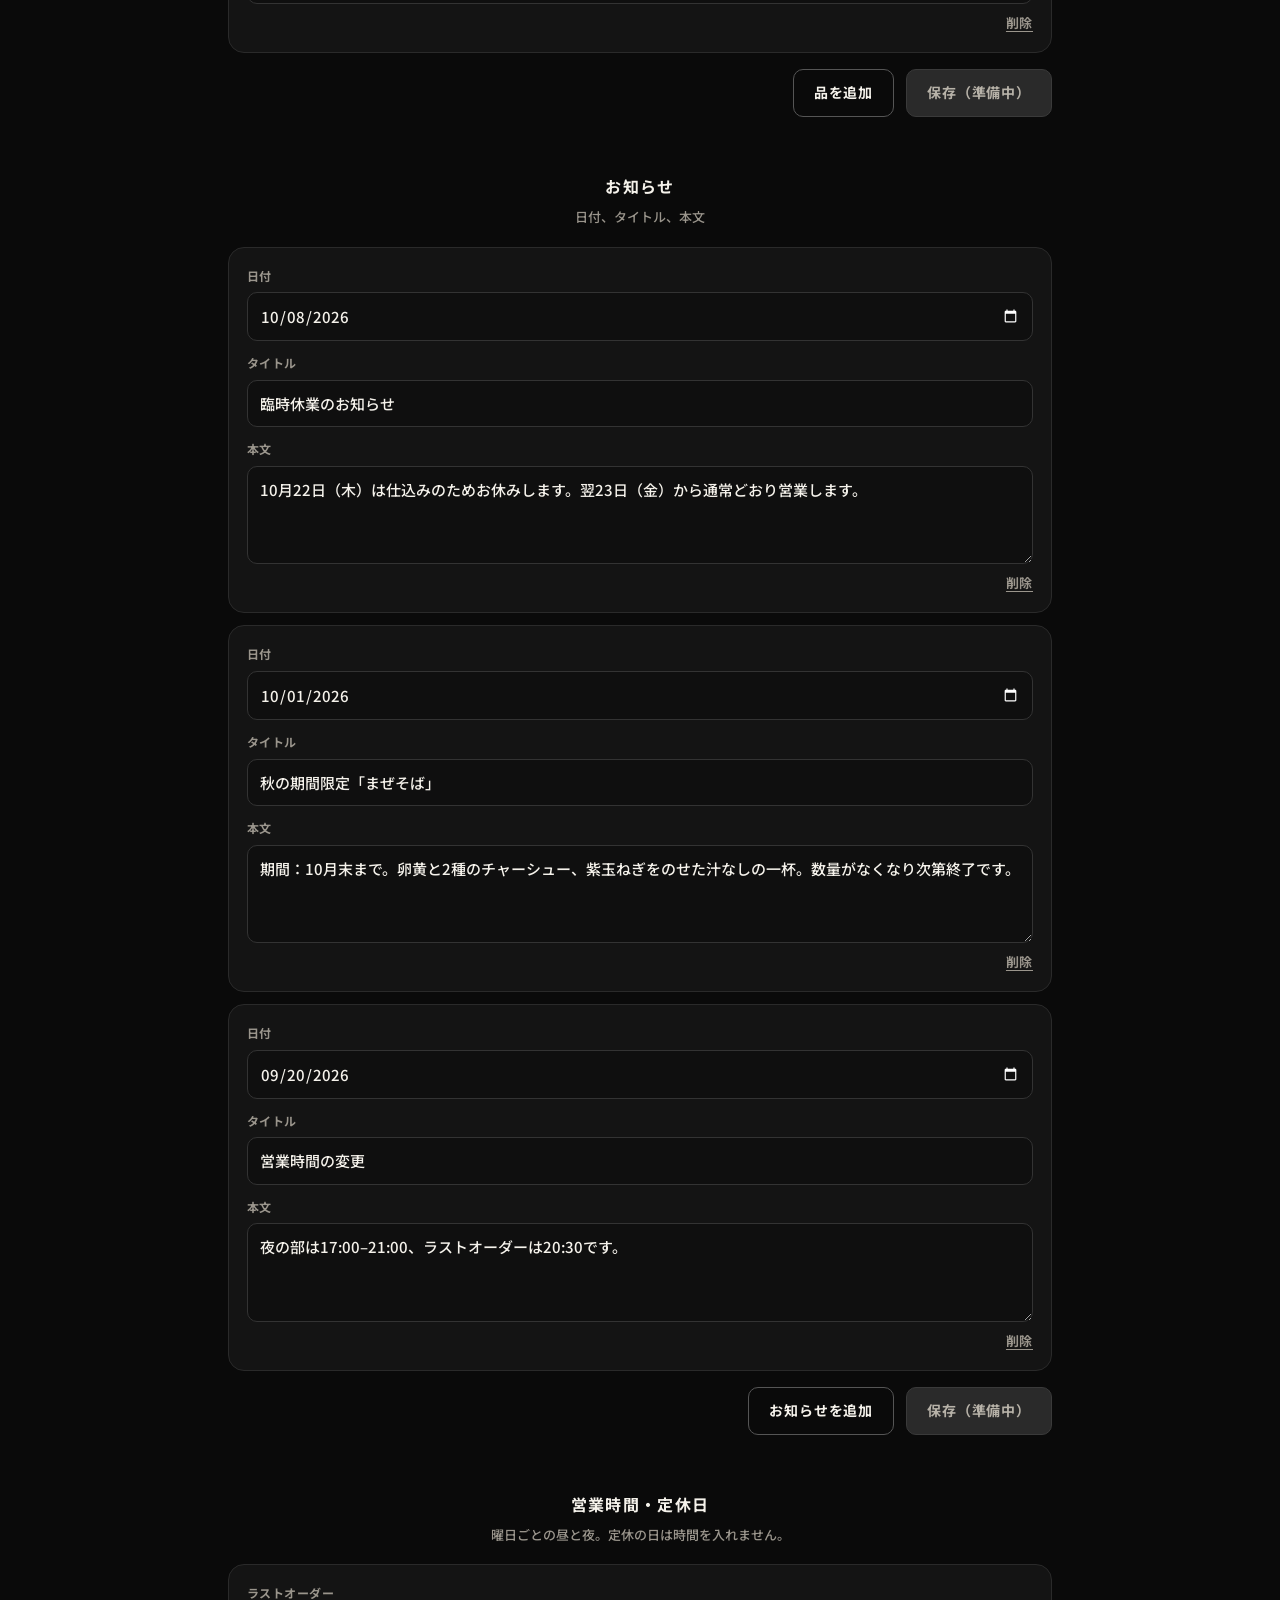
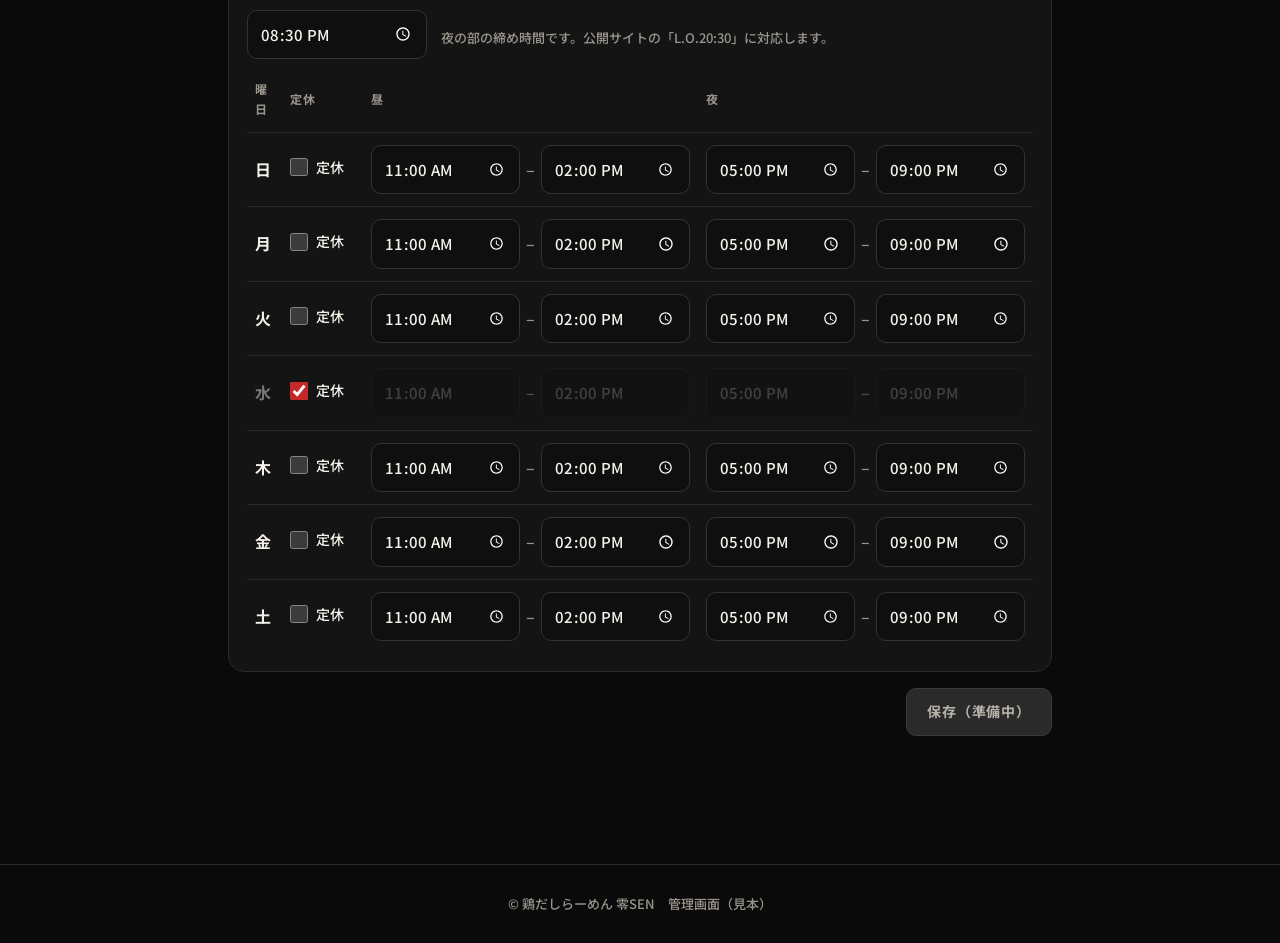
<file: admin/index.html>
<!doctype html>
<html lang="ja">
<head>
<meta charset="utf-8">
<meta name="viewport" content="width=device-width, initial-scale=1">
<meta name="robots" content="noindex">
<title>管理｜鶏だしらーめん 零SEN</title>
<link rel="stylesheet" href="admin.css">
</head>
<body>
<header class="top">
  <a class="brand" href="../"><img src="../img/logo-header-on-black.png" alt="零SEN"></a>
  <p class="top-label">管理</p>
  <a class="site-link" href="../">公開サイト</a>
</header>

<main class="page">
  <section class="gate" aria-labelledby="gate-title">
    <h1 id="gate-title">管理者ログイン</h1>
    <p class="explain">メニュー、お知らせ、営業時間を編集します。<br>ログインはまだ接続していません。</p>
    <button type="button" class="google-btn" id="google-login">
      <span class="g-mark" aria-hidden="true">G</span>
      <span class="g-label">Googleでログイン</span>
    </button>
    <p class="status" id="login-status" role="status" hidden>準備中です。ログインはまだ使えません。</p>
    <a class="sample-link" href="#editor">編集画面の見本を見る</a>
  </section>

  <section id="editor" aria-labelledby="editor-title">
    <header class="dash-head">
      <h2 id="editor-title">編集画面</h2>
      <p>ログイン後の見本です。入力はできますが、保存はまだできません。</p>
    </header>
    <nav class="tabs" aria-label="編集する内容">
      <a href="#menu">メニュー</a>
      <a href="#news">お知らせ</a>
      <a href="#hours">営業時間</a>
    </nav>

    <section class="panel" id="menu" aria-labelledby="menu-title">
      <h3 id="menu-title">メニュー</h3>
      <p class="lead">名前、価格（税込）、説明、カテゴリ、写真URL</p>
      <form action="#" method="post" autocomplete="off">
        <div class="stack" id="menu-list">
          <article class="card item">
            <div class="fields">
              <label class="field">名前<input name="menu-name" value="鶏醤油らーめん"></label>
              <label class="field">価格（税込）<input name="menu-price" inputmode="numeric" value="900"></label>
              <label class="field">カテゴリ
                <select name="menu-category">
                  <option selected>おすすめ</option>
                  <option>期間限定</option>
                  <option>通常メニュー</option>
                  <option>その他</option>
                </select>
              </label>
              <label class="field wide">説明<textarea name="menu-desc" rows="2">澄んだ鶏だしに醤油のかえし。チャーシュー、メンマ、海苔。</textarea></label>
              <label class="field wide">写真URL<input name="menu-photo" value="img/real-shoyu.jpg" placeholder="img/real-shoyu.jpg"></label>
            </div>
            <div class="item-bar"><button type="button" class="btn-text js-remove">削除</button></div>
          </article>
          <article class="card item">
            <div class="fields">
              <label class="field">名前<input name="menu-name" value="鶏白湯らーめん"></label>
              <label class="field">価格（税込）<input name="menu-price" inputmode="numeric" value="950"></label>
              <label class="field">カテゴリ
                <select name="menu-category">
                  <option selected>おすすめ</option>
                  <option>期間限定</option>
                  <option>通常メニュー</option>
                  <option>その他</option>
                </select>
              </label>
              <label class="field wide">説明<textarea name="menu-desc" rows="2">とろみのある鶏白湯。チャーシュー、ほうれん草、海苔。</textarea></label>
              <label class="field wide">写真URL<input name="menu-photo" value="img/real-paitan.jpg" placeholder="img/real-shoyu.jpg"></label>
            </div>
            <div class="item-bar"><button type="button" class="btn-text js-remove">削除</button></div>
          </article>
          <article class="card item">
            <div class="fields">
              <label class="field">名前<input name="menu-name" value="鶏白湯魚介つけ麺"></label>
              <label class="field">価格（税込）<input name="menu-price" inputmode="numeric" value="1100"></label>
              <label class="field">カテゴリ
                <select name="menu-category">
                  <option selected>おすすめ</option>
                  <option>期間限定</option>
                  <option>通常メニュー</option>
                  <option>その他</option>
                </select>
              </label>
              <label class="field wide">説明<textarea name="menu-desc" rows="2">鶏白湯に魚介を合わせた濃いつけ汁。チャーシュー2種、味玉。</textarea></label>
              <label class="field wide">写真URL<input name="menu-photo" value="img/real-tsukemen.jpg" placeholder="img/real-shoyu.jpg"></label>
            </div>
            <div class="item-bar"><button type="button" class="btn-text js-remove">削除</button></div>
          </article>
          <article class="card item">
            <div class="fields">
              <label class="field">名前<input name="menu-name" value="まぜそば"></label>
              <label class="field">価格（税込）<input name="menu-price" inputmode="numeric" value="1150"></label>
              <label class="field">カテゴリ
                <select name="menu-category">
                  <option>おすすめ</option>
                  <option selected>期間限定</option>
                  <option>通常メニュー</option>
                  <option>その他</option>
                </select>
              </label>
              <label class="field wide">説明<textarea name="menu-desc" rows="2">卵黄、鶏と豚のチャーシュー、味玉、紫玉ねぎ、青ねぎ。なくなり次第終了。</textarea></label>
              <label class="field wide">写真URL<input name="menu-photo" value="img/real-mazesoba.jpg" placeholder="img/real-shoyu.jpg"></label>
            </div>
            <div class="item-bar"><button type="button" class="btn-text js-remove">削除</button></div>
          </article>
          <article class="card item">
            <div class="fields">
              <label class="field">名前<input name="menu-name" value="鶏醤油チャーシューめん"></label>
              <label class="field">価格（税込）<input name="menu-price" inputmode="numeric" value="1200"></label>
              <label class="field">カテゴリ
                <select name="menu-category">
                  <option>おすすめ</option>
                  <option>期間限定</option>
                  <option selected>通常メニュー</option>
                  <option>その他</option>
                </select>
              </label>
              <label class="field wide">説明<textarea name="menu-desc" rows="2">鶏醤油らーめんにチャーシューをたっぷり。</textarea></label>
              <label class="field wide">写真URL<input name="menu-photo" value="img/real-shoyu-2.jpg" placeholder="img/real-shoyu.jpg"></label>
            </div>
            <div class="item-bar"><button type="button" class="btn-text js-remove">削除</button></div>
          </article>
          <article class="card item">
            <div class="fields">
              <label class="field">名前<input name="menu-name" value="味玉"></label>
              <label class="field">価格（税込）<input name="menu-price" inputmode="numeric" value="150"></label>
              <label class="field">カテゴリ
                <select name="menu-category">
                  <option>おすすめ</option>
                  <option>期間限定</option>
                  <option>通常メニュー</option>
                  <option selected>その他</option>
                </select>
              </label>
              <label class="field wide">説明<textarea name="menu-desc" rows="2">単品でも注文できます。</textarea></label>
              <label class="field wide">写真URL<input name="menu-photo" value="img/real-ajitama.jpg" placeholder="img/real-shoyu.jpg"></label>
            </div>
            <div class="item-bar"><button type="button" class="btn-text js-remove">削除</button></div>
          </article>
          <article class="card item">
            <div class="fields">
              <label class="field">名前<input name="menu-name" value="生ビール"></label>
              <label class="field">価格（税込）<input name="menu-price" inputmode="numeric" value="550"></label>
              <label class="field">カテゴリ
                <select name="menu-category">
                  <option>おすすめ</option>
                  <option>期間限定</option>
                  <option>通常メニュー</option>
                  <option selected>その他</option>
                </select>
              </label>
              <label class="field wide">説明<textarea name="menu-desc" rows="2">中ジョッキ。</textarea></label>
              <label class="field wide">写真URL<input name="menu-photo" value="" placeholder="img/real-shoyu.jpg"></label>
            </div>
            <div class="item-bar"><button type="button" class="btn-text js-remove">削除</button></div>
          </article>
        </div>
        <div class="actions">
          <button type="button" class="btn add" id="add-menu">品を追加</button>
          <button type="submit" class="btn save" disabled>保存（準備中）</button>
        </div>
      </form>
    </section>

    <section class="panel" id="news" aria-labelledby="news-title">
      <h3 id="news-title">お知らせ</h3>
      <p class="lead">日付、タイトル、本文</p>
      <form action="#" method="post" autocomplete="off">
        <div class="stack" id="news-list">
          <article class="card item">
            <div class="fields">
              <label class="field wide">日付<input type="date" name="news-date" value="2026-10-08"></label>
              <label class="field wide">タイトル<input name="news-title" value="臨時休業のお知らせ"></label>
              <label class="field wide">本文<textarea name="news-body" rows="3">10月22日（木）は仕込みのためお休みします。翌23日（金）から通常どおり営業します。</textarea></label>
            </div>
            <div class="item-bar"><button type="button" class="btn-text js-remove">削除</button></div>
          </article>
          <article class="card item">
            <div class="fields">
              <label class="field wide">日付<input type="date" name="news-date" value="2026-10-01"></label>
              <label class="field wide">タイトル<input name="news-title" value="秋の期間限定「まぜそば」"></label>
              <label class="field wide">本文<textarea name="news-body" rows="3">期間：10月末まで。卵黄と2種のチャーシュー、紫玉ねぎをのせた汁なしの一杯。数量がなくなり次第終了です。</textarea></label>
            </div>
            <div class="item-bar"><button type="button" class="btn-text js-remove">削除</button></div>
          </article>
          <article class="card item">
            <div class="fields">
              <label class="field wide">日付<input type="date" name="news-date" value="2026-09-20"></label>
              <label class="field wide">タイトル<input name="news-title" value="営業時間の変更"></label>
              <label class="field wide">本文<textarea name="news-body" rows="3">夜の部は17:00–21:00、ラストオーダーは20:30です。</textarea></label>
            </div>
            <div class="item-bar"><button type="button" class="btn-text js-remove">削除</button></div>
          </article>
        </div>
        <div class="actions">
          <button type="button" class="btn add" id="add-news">お知らせを追加</button>
          <button type="submit" class="btn save" disabled>保存（準備中）</button>
        </div>
      </form>
    </section>

    <section class="panel" id="hours" aria-labelledby="hours-title">
      <h3 id="hours-title">営業時間・定休日</h3>
      <p class="lead">曜日ごとの昼と夜。定休の日は時間を入れません。</p>
      <form action="#" method="post" autocomplete="off">
        <div class="card">
          <div class="lo">
            <label class="field">ラストオーダー<input type="time" name="last-order" value="20:30"></label>
            <p class="hint">夜の部の締め時間です。公開サイトの「L.O.20:30」に対応します。</p>
          </div>
          <table class="hours">
            <thead>
              <tr>
                <th scope="col">曜日</th>
                <th scope="col">定休</th>
                <th scope="col">昼</th>
                <th scope="col">夜</th>
              </tr>
            </thead>
            <tbody>
              <tr>
                <th scope="row">日</th>
                <td data-label="定休"><label class="check"><input type="checkbox" data-closed>定休</label></td>
                <td data-label="昼"><div class="time-pair"><input type="time" value="11:00" aria-label="日曜 昼の開始"><span class="dash" aria-hidden="true">–</span><input type="time" value="14:00" aria-label="日曜 昼の終了"></div></td>
                <td data-label="夜"><div class="time-pair"><input type="time" value="17:00" aria-label="日曜 夜の開始"><span class="dash" aria-hidden="true">–</span><input type="time" value="21:00" aria-label="日曜 夜の終了"></div></td>
              </tr>
              <tr>
                <th scope="row">月</th>
                <td data-label="定休"><label class="check"><input type="checkbox" data-closed>定休</label></td>
                <td data-label="昼"><div class="time-pair"><input type="time" value="11:00" aria-label="月曜 昼の開始"><span class="dash" aria-hidden="true">–</span><input type="time" value="14:00" aria-label="月曜 昼の終了"></div></td>
                <td data-label="夜"><div class="time-pair"><input type="time" value="17:00" aria-label="月曜 夜の開始"><span class="dash" aria-hidden="true">–</span><input type="time" value="21:00" aria-label="月曜 夜の終了"></div></td>
              </tr>
              <tr>
                <th scope="row">火</th>
                <td data-label="定休"><label class="check"><input type="checkbox" data-closed>定休</label></td>
                <td data-label="昼"><div class="time-pair"><input type="time" value="11:00" aria-label="火曜 昼の開始"><span class="dash" aria-hidden="true">–</span><input type="time" value="14:00" aria-label="火曜 昼の終了"></div></td>
                <td data-label="夜"><div class="time-pair"><input type="time" value="17:00" aria-label="火曜 夜の開始"><span class="dash" aria-hidden="true">–</span><input type="time" value="21:00" aria-label="火曜 夜の終了"></div></td>
              </tr>
              <tr class="is-closed">
                <th scope="row">水</th>
                <td data-label="定休"><label class="check"><input type="checkbox" data-closed checked>定休</label></td>
                <td data-label="昼"><div class="time-pair"><input type="time" value="11:00" aria-label="水曜 昼の開始" disabled><span class="dash" aria-hidden="true">–</span><input type="time" value="14:00" aria-label="水曜 昼の終了" disabled></div></td>
                <td data-label="夜"><div class="time-pair"><input type="time" value="17:00" aria-label="水曜 夜の開始" disabled><span class="dash" aria-hidden="true">–</span><input type="time" value="21:00" aria-label="水曜 夜の終了" disabled></div></td>
              </tr>
              <tr>
                <th scope="row">木</th>
                <td data-label="定休"><label class="check"><input type="checkbox" data-closed>定休</label></td>
                <td data-label="昼"><div class="time-pair"><input type="time" value="11:00" aria-label="木曜 昼の開始"><span class="dash" aria-hidden="true">–</span><input type="time" value="14:00" aria-label="木曜 昼の終了"></div></td>
                <td data-label="夜"><div class="time-pair"><input type="time" value="17:00" aria-label="木曜 夜の開始"><span class="dash" aria-hidden="true">–</span><input type="time" value="21:00" aria-label="木曜 夜の終了"></div></td>
              </tr>
              <tr>
                <th scope="row">金</th>
                <td data-label="定休"><label class="check"><input type="checkbox" data-closed>定休</label></td>
                <td data-label="昼"><div class="time-pair"><input type="time" value="11:00" aria-label="金曜 昼の開始"><span class="dash" aria-hidden="true">–</span><input type="time" value="14:00" aria-label="金曜 昼の終了"></div></td>
                <td data-label="夜"><div class="time-pair"><input type="time" value="17:00" aria-label="金曜 夜の開始"><span class="dash" aria-hidden="true">–</span><input type="time" value="21:00" aria-label="金曜 夜の終了"></div></td>
              </tr>
              <tr>
                <th scope="row">土</th>
                <td data-label="定休"><label class="check"><input type="checkbox" data-closed>定休</label></td>
                <td data-label="昼"><div class="time-pair"><input type="time" value="11:00" aria-label="土曜 昼の開始"><span class="dash" aria-hidden="true">–</span><input type="time" value="14:00" aria-label="土曜 昼の終了"></div></td>
                <td data-label="夜"><div class="time-pair"><input type="time" value="17:00" aria-label="土曜 夜の開始"><span class="dash" aria-hidden="true">–</span><input type="time" value="21:00" aria-label="土曜 夜の終了"></div></td>
              </tr>
            </tbody>
          </table>
        </div>
        <div class="actions">
          <button type="submit" class="btn save" disabled>保存（準備中）</button>
        </div>
      </form>
    </section>
  </section>
</main>

<footer class="foot">© 鶏だしらーめん 零SEN　管理画面（見本）</footer>

<template id="menu-template">
  <article class="card item">
    <div class="fields">
      <label class="field">名前<input name="menu-name" value="" placeholder="例：鶏醤油らーめん"></label>
      <label class="field">価格（税込）<input name="menu-price" inputmode="numeric" value="" placeholder="900"></label>
      <label class="field">カテゴリ
        <select name="menu-category">
          <option selected>おすすめ</option>
          <option>期間限定</option>
          <option>通常メニュー</option>
          <option>その他</option>
        </select>
      </label>
      <label class="field wide">説明<textarea name="menu-desc" rows="2" placeholder="具材や味の説明"></textarea></label>
      <label class="field wide">写真URL<input name="menu-photo" value="" placeholder="img/real-shoyu.jpg"></label>
    </div>
    <div class="item-bar"><button type="button" class="btn-text js-remove">削除</button></div>
  </article>
</template>

<template id="news-template">
  <article class="card item">
    <div class="fields">
      <label class="field wide">日付<input type="date" name="news-date" value=""></label>
      <label class="field wide">タイトル<input name="news-title" value="" placeholder="例：臨時休業のお知らせ"></label>
      <label class="field wide">本文<textarea name="news-body" rows="3" placeholder="本文"></textarea></label>
    </div>
    <div class="item-bar"><button type="button" class="btn-text js-remove">削除</button></div>
  </article>
</template>

<script src="admin.js"></script>
</body>
</html>
</file>
<file: styles.css>
@font-face{font-family:"Noto Sans JP";font-style:normal;font-weight:100 900;font-display:swap;src:url("fonts/NotoSansJP.ttf") format("truetype")}
@font-face{font-family:"Noto Serif JP";font-style:normal;font-weight:200 900;font-display:swap;src:url("fonts/NotoSerifJP.ttf") format("truetype")}
@font-face{font-family:"Yuji Syuku";font-style:normal;font-weight:400;font-display:swap;src:url("fonts/YujiSyuku-Regular.ttf") format("truetype")}
:root{--bg:#0a0a0a;--text:#f5f2eb;--sub:#9a958c;--line:#2a2a2a;--key:#c62828}
*{box-sizing:border-box;margin:0;padding:0}
body{font-family:"Noto Sans JP","Hiragino Sans","Hiragino Kaku Gothic ProN",Meiryo,sans-serif;font-weight:500;font-size:16px;line-height:1.8;color:var(--text);background:var(--bg)}
a{color:inherit;text-decoration:none}
a:hover{color:var(--key)}
:focus-visible{outline:3px solid #fff;outline-offset:3px}
.wrap{max-width:880px;margin:0 auto;padding:0 28px}

.bar{position:absolute;left:0;right:0;top:0;z-index:3;border-bottom:1px solid rgba(255,255,255,.12)}
.bar-inner{display:flex;align-items:center;justify-content:space-between;min-height:64px;gap:24px}
.bar-logo{display:flex;align-items:center;flex-shrink:0}
.bar-logo img{display:block;height:40px;width:auto}
.bar nav{display:flex;flex-wrap:nowrap;gap:28px;font-size:14px;font-weight:700;letter-spacing:.07em}
.bar nav a{white-space:nowrap;flex-shrink:0}
.nav-toggle{display:none;align-items:center;justify-content:center;width:44px;height:44px;padding:0;border:0;background:transparent;color:#fff;cursor:pointer;flex-shrink:0;filter:drop-shadow(0 1px 2px rgba(0,0,0,.85))}
.nav-toggle svg{display:block}
.bar a{text-shadow:0 1px 2px rgba(0,0,0,.85),0 2px 10px rgba(0,0,0,.55),0 0 1px rgba(0,0,0,.9)}
.tel{font-weight:700;font-size:15px;letter-spacing:.06em;font-variant-numeric:tabular-nums}

.hero{position:relative;min-height:100vh;display:grid;place-items:center;overflow:hidden}
.hero-photo{position:absolute;inset:0;width:100%;height:100%;object-fit:cover;object-position:55% 45%}
.hero-shade{position:absolute;inset:0;background:linear-gradient(180deg,rgba(0,0,0,.42) 0%,rgba(0,0,0,.12) 42%,rgba(0,0,0,.55) 100%)}
.hero-inner{position:relative;z-index:2;text-align:center;padding:96px 0 72px}
.kana{font-size:14px;letter-spacing:.35em;margin-bottom:28px;text-shadow:0 1px 2px rgba(0,0,0,.85),0 2px 10px rgba(0,0,0,.55),0 0 1px rgba(0,0,0,.9)}
.brand{display:flex;align-items:center;justify-content:center;gap:20px;margin-bottom:20px}
.hanko{width:52px;height:52px;border:2px solid #a87870;color:#d4b0a8;background:rgba(0,0,0,.35);display:grid;place-items:center;font-size:22px;transform:rotate(-8deg);flex-shrink:0}
.logo-img{display:block;width:min(720px,96vw);height:auto;margin:0 auto;filter:drop-shadow(0 3px 12px rgba(0,0,0,.65))}
.place{font-size:14px;letter-spacing:.28em;margin-bottom:28px;text-shadow:0 1px 2px rgba(0,0,0,.85),0 2px 10px rgba(0,0,0,.55),0 0 1px rgba(0,0,0,.9)}







.hero-today{margin-top:8px;text-shadow:0 1px 2px rgba(0,0,0,.85),0 2px 10px rgba(0,0,0,.55),0 0 1px rgba(0,0,0,.9)}
.hero-today-label{font-size:14px;font-weight:700;letter-spacing:.14em;margin-bottom:10px;opacity:.95}
.hours{display:flex;flex-wrap:wrap;justify-content:center;align-items:baseline;column-gap:.65em;row-gap:.15em;font-size:18px;font-weight:700;letter-spacing:.06em;text-shadow:0 1px 2px rgba(0,0,0,.85),0 2px 10px rgba(0,0,0,.55),0 0 1px rgba(0,0,0,.9)}

.lead-sec{border-bottom:1px solid var(--line)}
.lead{text-align:center;max-width:28em;margin:0 auto;color:var(--sub);font-size:15px}

.section{padding:64px 0;border-bottom:1px solid var(--line)}
.section h2{font-family:"Noto Sans JP",sans-serif;font-size:22px;font-weight:700;letter-spacing:.04em;margin-bottom:8px;text-align:center}
.note{text-align:center;color:var(--sub);font-size:13px;margin-bottom:36px}

/* MENU: full-bleed 3-col landscape, text UNDER photo */
#menu{padding:56px 0 72px}
.menu-tabs{display:flex;flex-wrap:wrap;justify-content:center;gap:8px 22px;margin:0 24px 36px;padding-bottom:18px;border-bottom:1px solid var(--line)}
.menu-tabs a{font-size:15px;font-weight:700;letter-spacing:.07em;color:#ececec;text-decoration:none;padding:6px 2px;border-bottom:2px solid transparent}
.menu-tabs a:hover{color:#fff}
.menu-tabs a.is-current{color:#fff;border-bottom-color:#e8e4dc}
.menu-block{scroll-margin-top:72px}

#menu .wrap-wide{width:100%;max-width:100%;margin:0;padding:0}
#menu h2{font-family:"Noto Sans JP",sans-serif;font-size:22px;font-weight:700;letter-spacing:.04em;color:var(--text);text-align:center;margin:0 0 8px;padding-left:24px;padding-right:24px}
#menu .note{font-size:13px;letter-spacing:.06em;color:var(--sub);text-align:center;margin:0 0 28px;padding-left:24px;padding-right:24px;font-weight:500}
#menu .menu-cat{font-family:"Noto Sans JP",sans-serif;font-size:15px;letter-spacing:.08em;color:#d8d2c8;font-weight:700;text-align:center;margin:0 0 18px;padding-left:24px;padding-right:24px}
.menu-block{margin:0 0 48px;padding:0}
.menu-block:last-child{margin-bottom:0}
.menu-cat{font-family:"Noto Sans JP",sans-serif;font-size:15px;letter-spacing:.08em;color:#d8d2c8;font-weight:700;text-align:center;margin:0 0 18px}
.menu-cat.is-limit{color:#c4a090;letter-spacing:.1em;font-size:16px}
.menu-grid{list-style:none;display:grid;grid-template-columns:repeat(3,minmax(0,1fr));gap:8px 6px;width:100%}
.dish{display:block;color:inherit;text-decoration:none;position:relative;overflow:hidden}
.dish img{display:block;width:100%;height:auto;aspect-ratio:3/2;object-fit:cover;object-position:center 42%;background:#111}
.dish-body{position:absolute;left:0;right:0;bottom:0;padding:56px 16px 16px;background:linear-gradient(180deg,rgba(0,0,0,0) 0%,rgba(0,0,0,.55) 45%,rgba(0,0,0,.82) 100%)}
.limit-line{font-size:15px;font-weight:700;letter-spacing:.14em;color:#e8d5cc;margin-bottom:6px;text-shadow:0 1px 6px rgba(0,0,0,.6)}
.dish .menu-name{font-size:18px;font-weight:700;letter-spacing:.05em;color:#fff;text-shadow:0 1px 8px rgba(0,0,0,.45)}
.dish .menu-desc{margin-top:4px;font-size:12px;color:rgba(245,242,235,.88);line-height:1.55}
.dish .menu-price{margin-top:8px;font-size:17px;font-weight:700;font-variant-numeric:tabular-nums;color:#fff}
.price-tax{margin-left:1px;font-size:.72em;font-weight:500;letter-spacing:.02em}
.dish .price-tax{color:rgba(245,242,235,.9)}
.dish:hover .menu-name{color:#ffc9be}
.mark{display:inline-block;margin-left:.5em;padding:2px 10px;border:1px solid rgba(255,255,255,.35);border-radius:10px;font-size:13px;font-weight:700;letter-spacing:.1em;color:#f0e6df;vertical-align:2px;background:rgba(0,0,0,.4)}
.dish .mark{color:#f0e6df;border-color:rgba(255,255,255,.35);background:rgba(0,0,0,.4);font-size:12px;padding:3px 10px}

.news{list-style:none;max-width:640px;margin:36px auto 0}
.news li{display:grid;grid-template-columns:7.5em 1fr;gap:20px;padding:22px 0;border-top:1px solid var(--line)}
.news li:last-child{border-bottom:1px solid var(--line)}
.news time{font-size:14px;color:var(--sub);font-variant-numeric:tabular-nums;letter-spacing:.04em;padding-top:2px}
.news-title{font-size:17px;font-weight:700;letter-spacing:.04em;margin-bottom:6px}
.news-body{font-size:14px;color:var(--sub);line-height:1.8}
.news a{color:var(--text);text-decoration:underline;text-underline-offset:3px;text-decoration-color:#666}
.news a:hover{color:var(--key);text-decoration-color:var(--key)}
.news .inline{margin-left:.4em;font-size:13px;letter-spacing:.04em}
.news-img{display:block;margin-top:14px;max-width:320px;text-decoration:none!important}
.news-img img{display:block;width:100%;height:180px;object-fit:cover;border:1px solid var(--line)}
.news-img span{display:inline-block;margin-top:8px;font-size:13px;color:var(--sub);letter-spacing:.06em;text-decoration:underline;text-underline-offset:3px;text-decoration-color:#555}
.news-img:hover span{color:var(--key);text-decoration-color:var(--key)}
.pager{display:flex;align-items:center;justify-content:center;gap:28px;margin-top:32px;font-size:14px;font-weight:700;letter-spacing:.08em}
.pager-pages{display:flex;gap:18px;list-style:none}
.pager a{color:#ececec;text-decoration:none}
.pager a:hover{color:var(--text)}
.pager-pages a.is-current{color:var(--text);pointer-events:none}
.pager-btn.is-disabled{opacity:.3;pointer-events:none}

.access{display:grid;grid-template-columns:1.55fr .85fr;gap:36px;align-items:start}
.access h2{font-family:"Noto Sans JP",sans-serif;text-align:left;margin-bottom:20px;font-weight:700;letter-spacing:.04em}
.access dl div{display:grid;grid-template-columns:4em 1fr;padding:10px 0;border-top:1px solid var(--line);font-size:15px}
.access dl div:first-child{border-top:0}
.access dt{color:var(--sub)}
.access .sub{color:var(--sub);margin:8px 0 16px;font-size:14px}









.contact-grid{display:grid;grid-template-columns:1fr 1.15fr;gap:40px;max-width:820px;margin:28px auto 0;align-items:start}
.contact-hello{font-size:15px;color:var(--sub);margin-bottom:8px}
.contact-tel{font-size:32px;font-weight:700;letter-spacing:.02em;line-height:1.2}
.contact-tel a{text-decoration:none}
.contact-tel a:hover{color:var(--key)}
.contact-sub{margin-top:12px;font-size:14px;color:var(--sub);line-height:1.8}
.contact-mail-line{margin-top:28px;font-size:14px;color:var(--sub)}
.contact-mail-line a{color:var(--text);text-decoration:underline;text-underline-offset:3px;text-decoration-color:#666}
.form-lead{font-size:15px;color:var(--text);margin-bottom:4px}
.contact-form{display:grid;gap:14px;padding:24px;background:#141414;border-radius:16px}
.contact-form label{display:grid;gap:6px;font-size:13px;color:var(--sub)}
.contact-form input,.contact-form select,.contact-form textarea{width:100%;min-height:48px;padding:12px 14px;border:1px solid #333;border-radius:10px;background:#0f0f0f;color:var(--text);font:inherit;font-size:15px}
.contact-form textarea{min-height:120px;resize:vertical;line-height:1.7}
.contact-form input::placeholder,.contact-form textarea::placeholder{color:#6f6a62}
.contact-form input:focus,.contact-form select:focus,.contact-form textarea:focus{outline:3px solid #fff;outline-offset:2px;border-color:#888}
.ico-mail{width:18px;height:18px;flex-shrink:0}
.contact-submit{display:inline-flex;align-items:center;justify-content:center;gap:10px;width:100%;margin-top:8px;min-height:52px;padding:0 22px;border:1px solid #e4ddd5;border-radius:10px;background:#fff;color:#1a1814;font:inherit;font-size:15px;font-weight:700;letter-spacing:.06em;cursor:pointer;box-shadow:0 1px 3px rgba(26,24,20,.06)}
.contact-submit:hover{background:#fafafa;border-color:#d5cdc4;box-shadow:0 2px 6px rgba(26,24,20,.08)}
@media (max-width:720px){
  .contact-grid{grid-template-columns:1fr;gap:28px}
}

.foot{padding:28px 0;color:var(--sub);font-size:13px;text-align:center}

@media (max-width:900px){
  .menu-grid{grid-template-columns:repeat(2,minmax(0,1fr))}
}
@media (max-width:720px){
  .access{grid-template-columns:1fr;gap:40px}
  .bar-inner{padding:14px 0}
  .hero{min-height:100svh}
  .news li{grid-template-columns:1fr;gap:6px}
}
@media (max-width:560px){
  .menu-grid{grid-template-columns:1fr}
}

button,.btn{font-weight:700}



.access{display:grid;grid-template-columns:1.55fr .85fr;gap:36px;align-items:start}
@media(max-width:720px){
  .access{grid-template-columns:1fr}
  .gday{min-height:72px}
  .chip-dinner{display:none}
}



#access .wrap{max-width:1080px}
.access{display:grid;grid-template-columns:1fr;gap:40px}
.hours-block h2,.access-block h2{text-align:left;margin-bottom:20px}
.gcal{background:#fff;color:#202124;border-radius:8px;overflow:hidden;border:1px solid #e0e0e0}
.gcal-bar{display:flex;align-items:center;gap:2px;padding:14px 16px;border-bottom:1px solid #e0e0e0}
.gcal-title{font-size:22px;font-weight:400;margin:0 10px;color:#202124;font-family:Arial,"Noto Sans JP",sans-serif;letter-spacing:0}
.gcal-nav{width:40px;height:40px;border:0;border-radius:50%;background:transparent;color:#5f6368;font-size:26px;line-height:1;cursor:pointer}
.gcal-nav:hover{background:#f1f3f4}
.gcal-spacer{flex:1}
.gcal-today-btn{height:40px;padding:0 18px;border:1px solid #dadce0;border-radius:4px;background:#fff;color:#3c4043;font-size:14px;font-weight:500;cursor:pointer;font-family:Arial,"Noto Sans JP",sans-serif}
.gcal-dows{display:grid;grid-template-columns:repeat(7,1fr);border-bottom:1px solid #e0e0e0}
.gcal-dows span{padding:12px 0 10px;text-align:center;font-size:13px;font-weight:500;color:#70757a;font-family:Arial,"Noto Sans JP",sans-serif;letter-spacing:.06em}
.gweek{display:grid;grid-template-columns:repeat(7,1fr);border-bottom:1px solid #e0e0e0}
.gweek:last-child{border-bottom:0}
.gday{min-height:118px;padding:8px 6px 6px;border-right:1px solid #e0e0e0;background:#fff;font-family:Arial,"Noto Sans JP",sans-serif}
.gday:last-child{border-right:0}
.gday.empty{background:#fff}
.gday .num{display:flex;align-items:center;justify-content:center;width:28px;height:28px;margin:0 auto 8px;border-radius:50%;font-size:14px;font-weight:500;color:#202124}
.gday.is-today .num{background:#202124;color:#fff}
.gday.closed{background:#f8f9fa}
.chip{display:block;margin:2px 2px;padding:3px 8px;border-radius:4px;font-size:12px;line-height:1.45;white-space:nowrap;overflow:hidden;text-overflow:ellipsis;font-weight:500;background:#f1f3f4;color:#3c4043}
.gday.closed .chip{background:#e8eaed;color:#5f6368}
.gcal-note{margin-top:14px;font-size:14px;color:var(--sub);letter-spacing:.06em}
.access-block .sub{color:var(--sub);margin:8px 0 16px;font-size:14px}
@media(max-width:720px){
  .gday{min-height:88px}
  .chip{font-size:11px;padding:2px 6px}
}



.today-hours{margin-top:20px;padding:20px 22px;border:1px solid var(--line);border-radius:12px;background:#121212;max-width:420px}
.today-label{font-family:"Noto Sans JP",sans-serif;font-size:13px;font-weight:700;letter-spacing:.08em;color:var(--sub);margin-bottom:6px}
.today-date{font-size:18px;font-weight:700;letter-spacing:.04em;margin-bottom:14px}
.today-list{list-style:none;display:grid;gap:8px;margin:0;padding:0}
.today-list li{display:flex;align-items:baseline;justify-content:space-between;gap:16px;padding:8px 0;border-top:1px solid var(--line);font-size:15px}
.today-list li:first-child{border-top:0;padding-top:0}
.today-list span{color:var(--sub);letter-spacing:.12em}
.today-list strong{font-weight:700;font-variant-numeric:tabular-nums;letter-spacing:.04em}
.today-sub{margin-top:12px;font-size:13px;color:var(--sub)}


/* refined light lower half */
#news{border-bottom:0;padding-bottom:64px}
.section-light{
  background:#ffffff;
  color:#1a1814;
  border-top:1px solid #ececec;
  padding:80px 0 88px;
}
.section-light h2,.section-light h3{color:#1a1814;font-family:"Noto Sans JP",sans-serif;font-weight:700;letter-spacing:.04em}
.section-light .sub,.section-light .note,.section-light .today-sub,.section-light .today-label,.section-light .light-lead{color:#6b665f}
.section-light a{color:#1a1814;text-decoration:none;font-weight:700}
.section-light a:hover{color:#c62828}
#access .wrap{max-width:1080px}
.light-head{margin-bottom:32px}
.light-head h2{text-align:left;margin:0 0 10px;font-size:24px}
.light-lead{margin:0;font-size:14px;letter-spacing:.06em}
.access-grid{display:grid;grid-template-columns:1.35fr .75fr;gap:28px;align-items:start}
.gcal{background:#fff;color:#1a1814;border-radius:12px;overflow:hidden;border:1px solid #e6e6e6}
.gcal-bar{display:flex;align-items:center;padding:16px 18px;border-bottom:1px solid #ececec;background:#fff}
.gcal-title{font-size:17px;font-weight:700;margin:0;color:#1a1814;font-family:"Noto Sans JP",sans-serif;letter-spacing:.04em}
.gcal-dows{display:grid;grid-template-columns:repeat(7,1fr);border-bottom:1px solid #ececec;background:#fafafa}
.gcal-dows span{padding:10px 0;text-align:center;font-size:12px;font-weight:700;color:#8a847a;font-family:"Noto Sans JP",sans-serif;letter-spacing:.1em}
.gweek{display:grid;grid-template-columns:repeat(7,1fr);border-bottom:1px solid #ececec}
.gweek:last-child{border-bottom:0}
.gday{min-height:72px;padding:10px 6px 8px;border-right:1px solid #ececec;background:#fff;font-family:"Noto Sans JP",sans-serif}
.gday:last-child{border-right:0}
.gday.empty{background:#fafafa}
.gday .num{display:flex;align-items:center;justify-content:center;width:28px;height:28px;margin:0 auto;border-radius:50%;font-size:13px;font-weight:700;color:#1a1814}
.gday.is-today .num{background:#1a1814;color:#fff}
.gday.closed .num{color:#9a958c}
.chip{display:block;width:fit-content;margin:8px auto 0;padding:2px 8px;border-radius:10px;font-size:10px;line-height:1.5;font-weight:700;letter-spacing:.08em;background:#f0f0f0;color:#6b665f}
.access-side{display:grid;gap:16px}
.today-hours,.access-block{padding:22px 22px 20px;border:1px solid #e6e6e6;border-radius:12px;background:#fff}
.today-label{font-size:12px;font-weight:700;letter-spacing:.12em;margin-bottom:8px}
.today-date{font-size:18px;font-weight:700;letter-spacing:.02em;margin-bottom:16px}
.today-list{list-style:none;margin:0;padding:0;display:grid;gap:0}
.today-list li{display:flex;justify-content:space-between;align-items:baseline;padding:10px 0;border-top:1px solid #ececec;font-size:15px}
.today-list li:first-child{border-top:0;padding-top:0}
.today-list span{color:#6b665f;letter-spacing:.1em}
.today-list strong{font-weight:700;font-variant-numeric:tabular-nums}
.today-sub{margin-top:14px;font-size:12px}
.access-block h3{font-size:15px;margin:0 0 12px;letter-spacing:.08em}
.access-block p{margin:0 0 8px;font-size:15px;line-height:1.7}
.access-block .sub{font-size:13px;margin-bottom:12px}
#contact.section-light{padding-top:56px;border-top:1px solid #e6e6e6}
#contact.section-light .contact-form{background:#fff;border:1px solid #e6e6e6}
#contact.section-light .contact-submit{border-color:#e4ddd5;color:#1a1814;background:#fff;font-weight:700;box-shadow:0 1px 3px rgba(26,24,20,.06)}
#contact.section-light .contact-submit:hover{background:#fafafa;border-color:#d5cdc4;color:#1a1814;box-shadow:0 2px 6px rgba(26,24,20,.08)}
#contact.section-light input,#contact.section-light textarea,#contact.section-light select{
  background:#fff;color:#1a1814;border-color:#d5d0c7
}
.contact-form.is-preparing fieldset{border:0;margin:0;padding:0;min-inline-size:0;display:grid;gap:14px}
#contact .contact-form.is-preparing input:disabled,
#contact .contact-form.is-preparing select:disabled,
#contact .contact-form.is-preparing textarea:disabled{
  background:#f6f4f1;color:#9a958c;border-color:#e4ddd5;cursor:not-allowed;opacity:1
}
#contact .contact-form.is-preparing .contact-submit:disabled,
#contact .contact-form.is-preparing .contact-submit:disabled:hover{
  background:#f3f1ee;color:#9a958c;border-color:#e4ddd5;box-shadow:none;cursor:not-allowed
}
.foot{background:#0a0a0a;color:#9a958c;border-top:1px solid #2a2a2a}
@media(max-width:860px){
  .access-grid{grid-template-columns:1fr}
  .gday{min-height:64px}
}

/* dark foot */
.foot{background:#0a0a0a;color:#9a958c;border-top:1px solid #2a2a2a;padding:28px 0}
.foot a{color:#cfc9bf}


.access-map{margin:0 0 16px;border-radius:12px;overflow:hidden;border:1px solid #e6e6e6;background:#fff}
.access-map img{display:block;width:100%;height:auto}
.access-map figcaption{padding:10px 12px;font-size:12px;color:#6b665f;letter-spacing:.04em;background:#fafafa;border-top:1px solid #ececec}

.access-map-wide{margin:28px 0 0;border-radius:14px;overflow:hidden;border:1px solid #e6e6e6;background:#fff}
.access-map-wide img{display:block;width:100%;height:auto}
.access-map-wide figcaption{padding:12px 16px;font-size:13px;color:#6b665f;letter-spacing:.04em;background:#fafafa;border-top:1px solid #ececec}

.maps-btn{display:inline-flex;align-items:center;justify-content:center;gap:10px;margin:10px 0 14px;padding:14px 20px;border:1px solid #e4ddd5;border-radius:10px;font-size:14px;font-weight:700;letter-spacing:.06em;background:#fff;color:#1a1814!important;text-decoration:none;min-height:48px;box-shadow:0 1px 3px rgba(26,24,20,.06)}
.maps-btn:hover{background:#fafafa;border-color:#d5cdc4;color:#1a1814!important;box-shadow:0 2px 6px rgba(26,24,20,.08)}


.maps-btn{display:inline-flex;align-items:center;justify-content:center;gap:10px;margin:10px 0 14px;padding:14px 20px;border:1px solid #e4ddd5;border-radius:10px;font-size:14px;font-weight:700;letter-spacing:.06em;background:#fff;color:#1a1814!important;text-decoration:none;min-height:48px;box-shadow:0 1px 3px rgba(26,24,20,.06)}
.maps-btn .ico,.access-link .ico,.contact-tel .ico{width:18px;height:18px;flex-shrink:0}
.access-link a{display:inline-flex;align-items:center;gap:8px;font-weight:700}
.contact-tel a{display:inline-flex;align-items:center;gap:10px}


.brand-ico{width:20px;height:20px;display:block;flex-shrink:0;object-fit:contain}
.maps-btn .brand-ico{width:22px;height:22px;background:transparent;border-radius:0;padding:0}

.maps-btn .brand-ico{width:22px;height:22px;background:transparent;border-radius:0;padding:0}

.ig-link{margin-top:10px;font-size:14px}
.ig-link a{display:inline-flex;align-items:center;gap:8px;color:#1a73e8!important;font-weight:500;text-decoration:underline;text-underline-offset:3px}
.ig-link a:hover{color:#1557b0!important}

.ig-link .brand-ico{width:18px;height:18px;flex-shrink:0}


/* ===== 商品詳細モーダル ===== */
.dish.is-selected{outline:3px solid #fff;outline-offset:-3px}
.dish-modal{position:fixed;inset:0;z-index:20;display:none;align-items:center;justify-content:center;padding:32px 20px}
.dish-modal.is-open{display:flex}
.dm-backdrop{position:absolute;inset:0;background:rgba(10,10,10,.62)}
.dm-card{position:relative;width:min(640px,100%);max-height:calc(100vh - 64px);overflow:auto;background:#fff;color:#1a1814;border:1px solid #e4ddd5;border-radius:12px;box-shadow:0 2px 6px rgba(26,24,20,.08)}
.dm-close{position:absolute;top:12px;right:12px;z-index:2;width:40px;height:40px;display:grid;place-items:center;border:1px solid #e4ddd5;border-radius:50%;background:#fff;color:#1a1814;cursor:pointer;box-shadow:0 1px 3px rgba(26,24,20,.06)}
.dm-close:hover{background:#fafafa;border-color:#d5cdc4}
.dm-close svg{width:18px;height:18px}
.dm-photo{display:block;width:100%;aspect-ratio:16/9;object-fit:cover;object-position:center 42%;background:#eee}
.dm-body{padding:22px 26px 26px}
.dm-head{display:flex;align-items:baseline;justify-content:space-between;gap:12px 16px;flex-wrap:wrap}
.dm-title{font-size:22px;font-weight:700;letter-spacing:.04em;line-height:1.4}
.dm-price{font-size:22px;font-weight:700;font-variant-numeric:tabular-nums;white-space:nowrap}
.dm-price .price-tax{color:#6b665f}
.dm-desc{margin-top:6px;font-size:14px;line-height:1.8;color:#4a463f}
.dm-body h4{font-size:13px;font-weight:700;letter-spacing:.1em;color:#1a1814;margin-bottom:8px}
.dm-kodawari{margin-top:18px;padding:14px 16px;background:#f5f3ef;border-left:3px solid #1a1814;border-radius:0 8px 8px 0}
.dm-kodawari p{font-size:14px;line-height:1.85;color:#3a362f}
.dm-limit{margin:0 0 8px;font-size:12px;font-weight:700;letter-spacing:.12em;color:#8a5a48}
.dm-related{margin-top:20px;padding-top:16px;border-top:1px solid #ececec}
.dm-related ul{list-style:none;display:grid;grid-template-columns:repeat(3,minmax(0,1fr));gap:10px;align-items:stretch}
.dm-related li{display:flex;min-width:0}
.dm-related a{display:flex;flex-direction:column;flex:1;width:100%;min-width:0;height:100%;border:1px solid #e6e6e6;border-radius:10px;overflow:hidden;background:#fff;color:#1a1814;box-shadow:0 1px 3px rgba(26,24,20,.06)}
.dm-related a:hover{border-color:#d5cdc4;box-shadow:0 2px 6px rgba(26,24,20,.08);color:#1a1814}
.dm-related img{display:block;width:100%;aspect-ratio:16/9;object-fit:cover;flex-shrink:0}
.r-name{display:-webkit-box;-webkit-box-orient:vertical;-webkit-line-clamp:2;line-clamp:2;overflow:hidden;min-height:calc(1.4em * 2 + 8px);padding:8px 10px 0;font-size:13px;font-weight:700;letter-spacing:.03em;line-height:1.4;overflow-wrap:anywhere}
.r-price{display:block;margin-top:auto;padding:6px 10px 10px;font-size:13px;font-weight:700;color:#6b665f;font-variant-numeric:tabular-nums;line-height:1.45;white-space:nowrap}
@media(max-width:560px){
  .dm-body{padding:18px 18px 20px}
  .dm-title,.dm-price{font-size:19px}
}
/* 1画面に収まるよう高さ調整 */
.dm-photo{aspect-ratio:auto;height:clamp(180px,28vh,260px)}
.dm-photo.is-hidden{display:none}
.dm-related img{aspect-ratio:16/9;height:auto}
.dm-body{padding:20px 26px 24px}
.dm-kodawari{margin-top:16px}
@media(max-width:560px){
  .dish-modal{padding:12px 8px}
  .dm-body{padding:16px 12px 16px}
  .dm-related ul{gap:6px}
  .r-name{padding:6px 6px 0;font-size:12px;letter-spacing:0;line-height:1.35;min-height:calc(1.35em * 2 + 6px)}
  .r-price{padding:4px 6px 8px;font-size:12px;white-space:nowrap}
}

/* 写真なし商品（ドリンク等） */
.dish.no-photo{aspect-ratio:3/2;background:#1d1a16;border:1px solid rgba(255,255,255,.08)}
.dish.no-photo .dish-body{background:none}

/* 狭い画面: 横ナビを隠す。開閉してもヘッダーの高さと下線は固定 */
@media (max-width:720px){
  .nav-toggle{display:inline-flex;position:relative}
  .nav-toggle .nav-toggle-open,
  .nav-toggle .nav-toggle-close{transition:opacity 200ms ease}
  .nav-toggle .nav-toggle-close{position:absolute;top:50%;left:50%;transform:translate(-50%,-50%);opacity:0}
  .bar.is-open:not(.is-closing) .nav-toggle .nav-toggle-open{opacity:0}
  .bar.is-open:not(.is-closing) .nav-toggle .nav-toggle-close{opacity:1}
  .bar-inner{display:grid;grid-template-columns:1fr auto;align-items:center;padding:8px 16px}
  .bar nav{display:none}
  .bar.is-open,
  .bar.is-closing{
    position:fixed;top:0;left:0;right:0;z-index:30;overflow:visible;
    border-bottom:1px solid rgba(255,255,255,.12);
    background:transparent;transition:background-color 240ms ease
  }
  .bar.is-open:not(.is-closing){background:#0a0a0a}
  .bar.is-open::before,
  .bar.is-closing::before{
    content:"";position:absolute;left:0;right:0;top:calc(100% + 1px);height:100svh;
    z-index:-1;background:#0a0a0a;opacity:0;
    transition:opacity 240ms ease
  }
  .bar.is-open:not(.is-closing)::before{opacity:1}
  .bar.is-open .bar-inner,
  .bar.is-closing .bar-inner{position:relative;z-index:1}
  .bar.is-open nav,
  .bar.is-closing nav{
    display:flex;flex-direction:column;align-items:stretch;gap:0;
    position:absolute;z-index:1;left:16px;right:16px;top:calc(100% + 12px);
    height:calc(100svh - 100% - 12px);margin:0;padding:0 0 32px;overflow:auto;
    font-size:17px;letter-spacing:.12em;
    opacity:0;transform:translateY(-10px);
    transition:opacity 240ms ease,transform 240ms ease
  }
  .bar.is-closing nav{pointer-events:none}
  .bar.is-open:not(.is-closing) nav{opacity:1;transform:translateY(0)}
  .bar.is-open nav a,
  .bar.is-closing nav a{
    display:flex;align-items:center;min-height:52px;padding:12px 4px;
    border-bottom:1px solid rgba(255,255,255,.14);white-space:nowrap;
    text-shadow:none
  }
  body.nav-open{overflow:hidden}
  .hours{flex-direction:column;align-items:center;gap:.2em;font-size:16px;letter-spacing:.04em}
  .hours-sep{display:none}
}
@media (max-width:720px) and (prefers-reduced-motion:reduce){
  .bar.is-open,
  .bar.is-closing,
  .nav-toggle .nav-toggle-open,
  .nav-toggle .nav-toggle-close,
  .bar.is-open::before,
  .bar.is-closing::before,
  .bar.is-open nav,
  .bar.is-closing nav{transition:none}
  .bar.is-open nav,
  .bar.is-closing nav{transform:none}
}
</file>
<file: loading.css>
/* ============================================================
   零SEN loading overlay  (preview: preview-loading.html)
   Include: <link rel="stylesheet" href="loading.css"> + markup from loading-snippet.html
   ============================================================ */
.zs-loader{
  --zs-bg:#0a0a0a; --zs-ink:#f5f2eb;
  --m:min(46vw,300px);                 /* mark width */
  --lift-delay:.32s; --lift-dur:1.25s; /* chopsticks lift timing */
  --word-delay:1.38s;
  position:fixed; inset:0; z-index:9999;
  display:grid; place-items:center;
  background:var(--zs-bg);
  opacity:1; visibility:visible;
  transition:opacity .6s cubic-bezier(.4,0,.2,1), visibility 0s linear .6s;
}
.zs-loader.is-done{opacity:0; visibility:hidden; pointer-events:none}
html.zs-loading, html.zs-loading body{overflow:hidden}

.zs-lockup{
  display:flex; align-items:flex-end;
  transform:translateX(calc(var(--m) * .38));
  animation:zs-center .7s cubic-bezier(.65,0,.25,1) var(--word-delay) both;
}
.zs-mark{width:var(--m); height:calc(var(--m) * 470 / 480); display:block; overflow:visible}
.zs-word{
  height:calc(var(--m) * .6); width:auto; display:block;
  margin:0 0 calc(var(--m) * .07) calc(var(--m) * -.03);
  opacity:0; clip-path:inset(0 100% 0 0);
  animation:zs-word .7s cubic-bezier(.65,0,.25,1) var(--word-delay) both;
}

/* --- SVG parts --- */
.zs-mark .ink{fill:var(--zs-ink)}
.zs-mark .cut{fill:none; stroke:var(--zs-bg)}
.zs-mark .bowl-back{fill:var(--zs-bg)}
.zs-mark .noodle{fill:none; stroke:var(--zs-ink); stroke-width:7.5; stroke-linecap:round; stroke-linejoin:round}
.zs-mark{animation:zs-fade .4s ease-out both}

/* chopsticks + noodles travel together: dipped in bowl -> lifted */
.zs-mark .lift{
  transform-box:view-box; transform-origin:470px 20px;
  animation:zs-lift var(--lift-dur) cubic-bezier(.55,0,.2,1) var(--lift-delay) both;
}
/* the upper chopstick pinches before lifting */
.zs-mark .stick-top{
  transform-box:view-box; transform-origin:460px 4px;
  animation:zs-pinch .5s ease-in-out calc(var(--lift-delay) - .2s) both;
}
/* noodles stretch while pulled, then settle */
.zs-mark .stretch{
  transform-box:view-box; transform-origin:150px 88px;
  animation:zs-stretch var(--lift-dur) cubic-bezier(.4,0,.2,1) var(--lift-delay) both;
}
/* gentle sway once lifted */
.zs-mark .sway{
  transform-box:view-box; transform-origin:150px 88px;
  animation:zs-sway 1.4s ease-in-out calc(var(--lift-delay) + var(--lift-dur) - .2s) infinite alternate both;
}
/* broth drops falling back into the bowl */
.zs-mark .drop{fill:var(--zs-ink); opacity:0;
  animation:zs-drop .9s cubic-bezier(.5,0,1,1) calc(var(--lift-delay) + var(--lift-dur) * .8) infinite}
.zs-mark .drop.d2{animation-delay:calc(var(--lift-delay) + var(--lift-dur) * .8 + .45s)}

@keyframes zs-fade{from{opacity:0; transform:translateY(6px)}to{opacity:1; transform:none}}
@keyframes zs-lift{
  0%  {transform:translateY(200px) rotate(-6deg)}
  14% {transform:translateY(208px) rotate(-6.8deg)}  /* grab: dip a touch deeper */
  72% {transform:translateY(-7px) rotate(.7deg)}      /* overshoot */
  88% {transform:translateY(2px) rotate(-.15deg)}
  100%{transform:translateY(0) rotate(0)}
}
@keyframes zs-pinch{0%{transform:rotate(2.2deg)}100%{transform:rotate(0)}}
@keyframes zs-stretch{
  0%,20%{transform:scaleY(1)}
  62%{transform:scaleY(1.045)}
  84%{transform:scaleY(.985)}
  100%{transform:scaleY(1)}
}
@keyframes zs-sway{from{transform:skewX(-1.2deg)}to{transform:skewX(1.4deg)}}
@keyframes zs-drop{
  0%{opacity:0; transform:translateY(0)}
  15%{opacity:.9}
  100%{opacity:.9; transform:translateY(46px)}
}
@keyframes zs-word{from{opacity:0; clip-path:inset(0 100% 0 0)}to{opacity:1; clip-path:inset(0 0 0 0)}}
@keyframes zs-center{to{transform:translateX(0)}}

@media (prefers-reduced-motion:reduce){
  .zs-loader *, .zs-loader{animation-duration:.01ms !important; animation-delay:0s !important; animation-iteration-count:1 !important}
}
</file>
<file: admin/admin.css>
@font-face{font-family:"Noto Sans JP";font-style:normal;font-weight:100 900;font-display:swap;src:url("../fonts/NotoSansJP.ttf") format("truetype")}
:root{--bg:#0a0a0a;--text:#f5f2eb;--sub:#9a958c;--line:#2a2a2a;--key:#c62828;--card:#141414;--field:#0f0f0f;color-scheme:dark}
*{box-sizing:border-box;margin:0;padding:0}
body{font-family:"Noto Sans JP","Hiragino Sans","Hiragino Kaku Gothic ProN",Meiryo,sans-serif;font-weight:500;font-size:16px;line-height:1.7;color:var(--text);background:var(--bg);min-height:100vh}
a{color:inherit;text-decoration:none}
:focus-visible{outline:3px solid #fff;outline-offset:3px}
.sr{position:absolute;width:1px;height:1px;padding:0;margin:-1px;overflow:hidden;clip:rect(0,0,0,0);white-space:nowrap;border:0}

.top{position:sticky;top:0;z-index:2;display:flex;align-items:center;gap:16px;min-height:64px;padding:12px 28px;border-bottom:1px solid var(--line);background:rgba(10,10,10,.94)}
.brand{display:flex;align-items:center}
.brand img{display:block;height:36px;width:auto}
.top-label{font-size:13px;font-weight:700;letter-spacing:.18em;color:var(--sub)}
.site-link{margin-left:auto;font-size:13px;font-weight:700;letter-spacing:.06em;color:var(--sub);border-bottom:1px solid #555}
.site-link:hover{color:var(--text);border-bottom-color:var(--text)}

.page{max-width:880px;margin:0 auto;padding:40px 28px 72px}

.gate{max-width:440px;margin:0 auto 56px;padding:36px 28px 28px;text-align:center;background:var(--card);border:1px solid var(--line);border-radius:16px}
.gate h1{font-size:22px;font-weight:700;letter-spacing:.06em;margin-bottom:12px}
.gate .explain{color:var(--sub);font-size:14px;margin-bottom:24px}
.google-btn{display:inline-flex;align-items:center;justify-content:center;gap:12px;width:100%;min-height:52px;padding:0 18px;border:1px solid #e4ddd5;border-radius:10px;background:#fff;color:#1a1814;font:inherit;font-size:15px;font-weight:700;letter-spacing:.04em;cursor:pointer}
.google-btn:hover{background:#fafafa}
.google-btn:disabled{background:#2a2a2a;color:#b7b2a8;border-color:#3a3a3a;cursor:not-allowed}
.g-mark{width:22px;height:22px;border:1.5px solid currentColor;border-radius:50%;display:grid;place-items:center;font-size:13px;font-weight:700;line-height:1}
.status{margin-top:14px;font-size:13px;color:var(--sub)}
.sample-link{display:inline-block;margin-top:18px;font-size:13px;color:var(--sub);border-bottom:1px solid #555}
.sample-link:hover{color:var(--text);border-bottom-color:var(--text)}

.dash-head{text-align:center;margin-bottom:8px}
.dash-head h2{font-size:22px;font-weight:700;letter-spacing:.04em;margin-bottom:8px}
.dash-head p{color:var(--sub);font-size:13px}

.tabs{display:flex;flex-wrap:wrap;justify-content:center;gap:8px 22px;margin:28px 0 36px;padding-bottom:16px;border-bottom:1px solid var(--line)}
.tabs a{font-size:15px;font-weight:700;letter-spacing:.07em;padding:6px 2px;border-bottom:2px solid transparent}
.tabs a:hover{color:#fff}

.panel{margin-bottom:56px;scroll-margin-top:88px}
.panel h3{font-size:16px;font-weight:700;letter-spacing:.08em;text-align:center;margin-bottom:6px}
.panel .lead{text-align:center;color:var(--sub);font-size:13px;margin-bottom:18px}
.stack{display:grid;gap:12px}

.card{background:var(--card);border:1px solid var(--line);border-radius:16px;padding:18px}
.fields{display:grid;grid-template-columns:minmax(0,1.4fr) 148px minmax(0,1fr);gap:12px 14px}
.wide{grid-column:1 / -1}
.field{display:grid;gap:6px;font-size:12px;font-weight:700;letter-spacing:.04em;color:var(--sub)}
input,select,textarea{width:100%;min-height:44px;padding:10px 12px;border:1px solid #333;border-radius:10px;background:var(--field);color:var(--text);font:inherit;font-size:15px;font-weight:500}
textarea{min-height:88px;resize:vertical;line-height:1.7}
input::placeholder,textarea::placeholder{color:#6f6a62}
input:disabled,select:disabled,textarea:disabled{opacity:.45}

.item-bar{display:flex;justify-content:flex-end;margin-top:8px}
.btn-text{border:0;background:none;color:var(--sub);font:inherit;font-size:13px;font-weight:700;letter-spacing:.04em;text-decoration:underline;text-underline-offset:3px;cursor:pointer}
.btn-text:hover{color:var(--key)}

.actions{display:flex;justify-content:flex-end;flex-wrap:wrap;gap:12px;margin-top:16px}
.btn{min-height:48px;padding:0 20px;border-radius:10px;font:inherit;font-size:14px;font-weight:700;letter-spacing:.06em;cursor:pointer}
.btn.add{background:transparent;color:var(--text);border:1px solid #555}
.btn.add:hover{border-color:#ccc}
.btn.save{background:#fff;color:#1a1814;border:1px solid #e4ddd5}
.btn.save:disabled{background:#2a2a2a;color:#b7b2a8;border-color:#3a3a3a;cursor:not-allowed}

.lo{display:grid;grid-template-columns:180px 1fr;gap:14px;align-items:end;margin-bottom:8px}
.lo .hint{font-size:13px;color:var(--sub);padding-bottom:10px}

.hours{width:100%;border-collapse:collapse}
.hours th,.hours td{padding:12px 8px;border-top:1px solid var(--line);text-align:left;vertical-align:middle;font-weight:500}
.hours thead th{border-top:0;color:var(--sub);font-size:12px;font-weight:700;letter-spacing:.08em}
.hours tbody th{width:2.2em;font-weight:700}
.time-pair{display:flex;align-items:center;gap:6px}
.time-pair input{min-width:0}
.dash{color:var(--sub)}
.check{display:inline-flex;align-items:center;gap:8px;color:var(--text);font-size:14px;font-weight:500}
.check input{width:18px;height:18px;min-height:0;accent-color:var(--key)}
tr.is-closed th,tr.is-closed .time-pair{opacity:.45}

.foot{padding:28px;color:var(--sub);font-size:13px;text-align:center;border-top:1px solid var(--line)}

@media (max-width:720px){
  .page{padding:28px 16px 56px}
  .top{padding:12px 16px}
  .fields,.lo{grid-template-columns:1fr}
  .wide{grid-column:auto}
  .lo .hint{padding-bottom:0}
  .hours thead{display:none}
  .hours,.hours tbody,.hours tr,.hours th,.hours td{display:block;width:100%}
  .hours tr{padding:8px 0 14px;border-top:1px solid var(--line)}
  .hours tbody th,.hours td{border-top:0;padding:8px 0}
  .hours td::before{content:attr(data-label);display:block;margin-bottom:6px;font-size:12px;font-weight:700;letter-spacing:.06em;color:var(--sub)}
}
</file>
